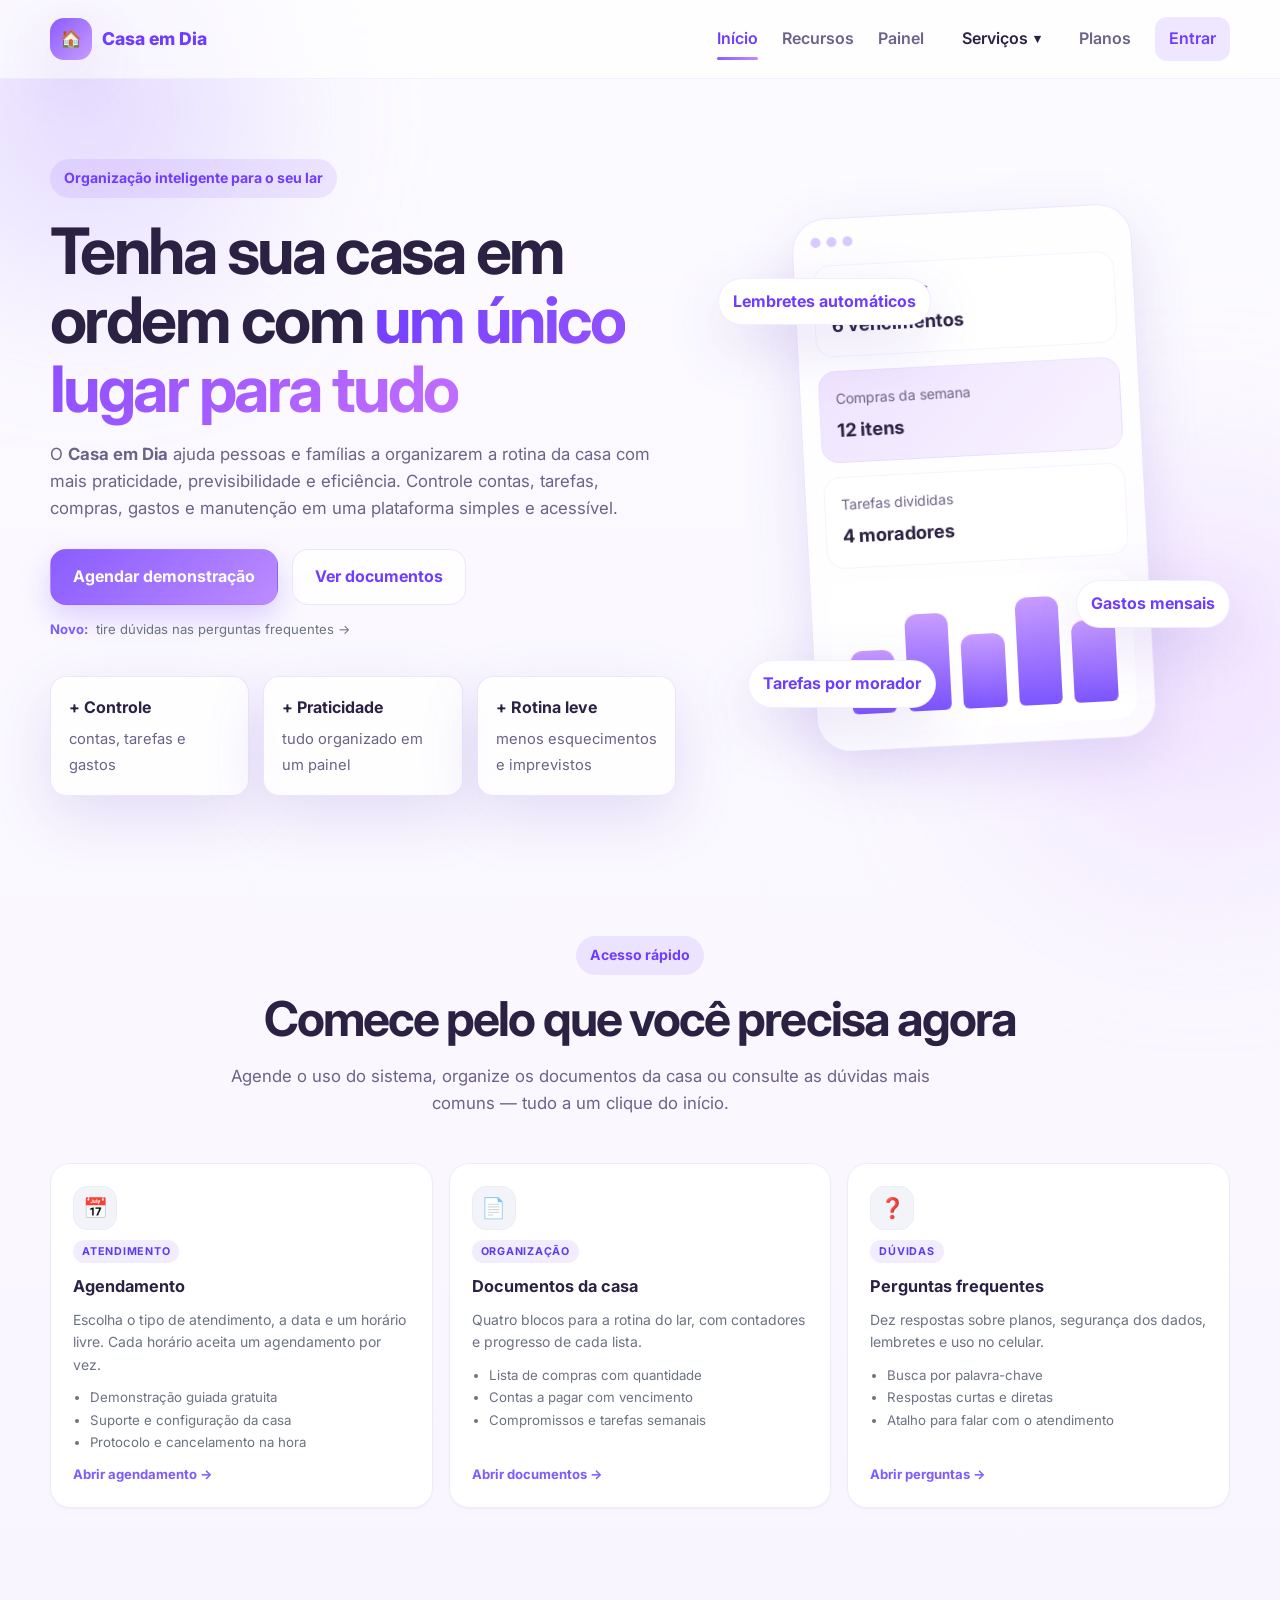
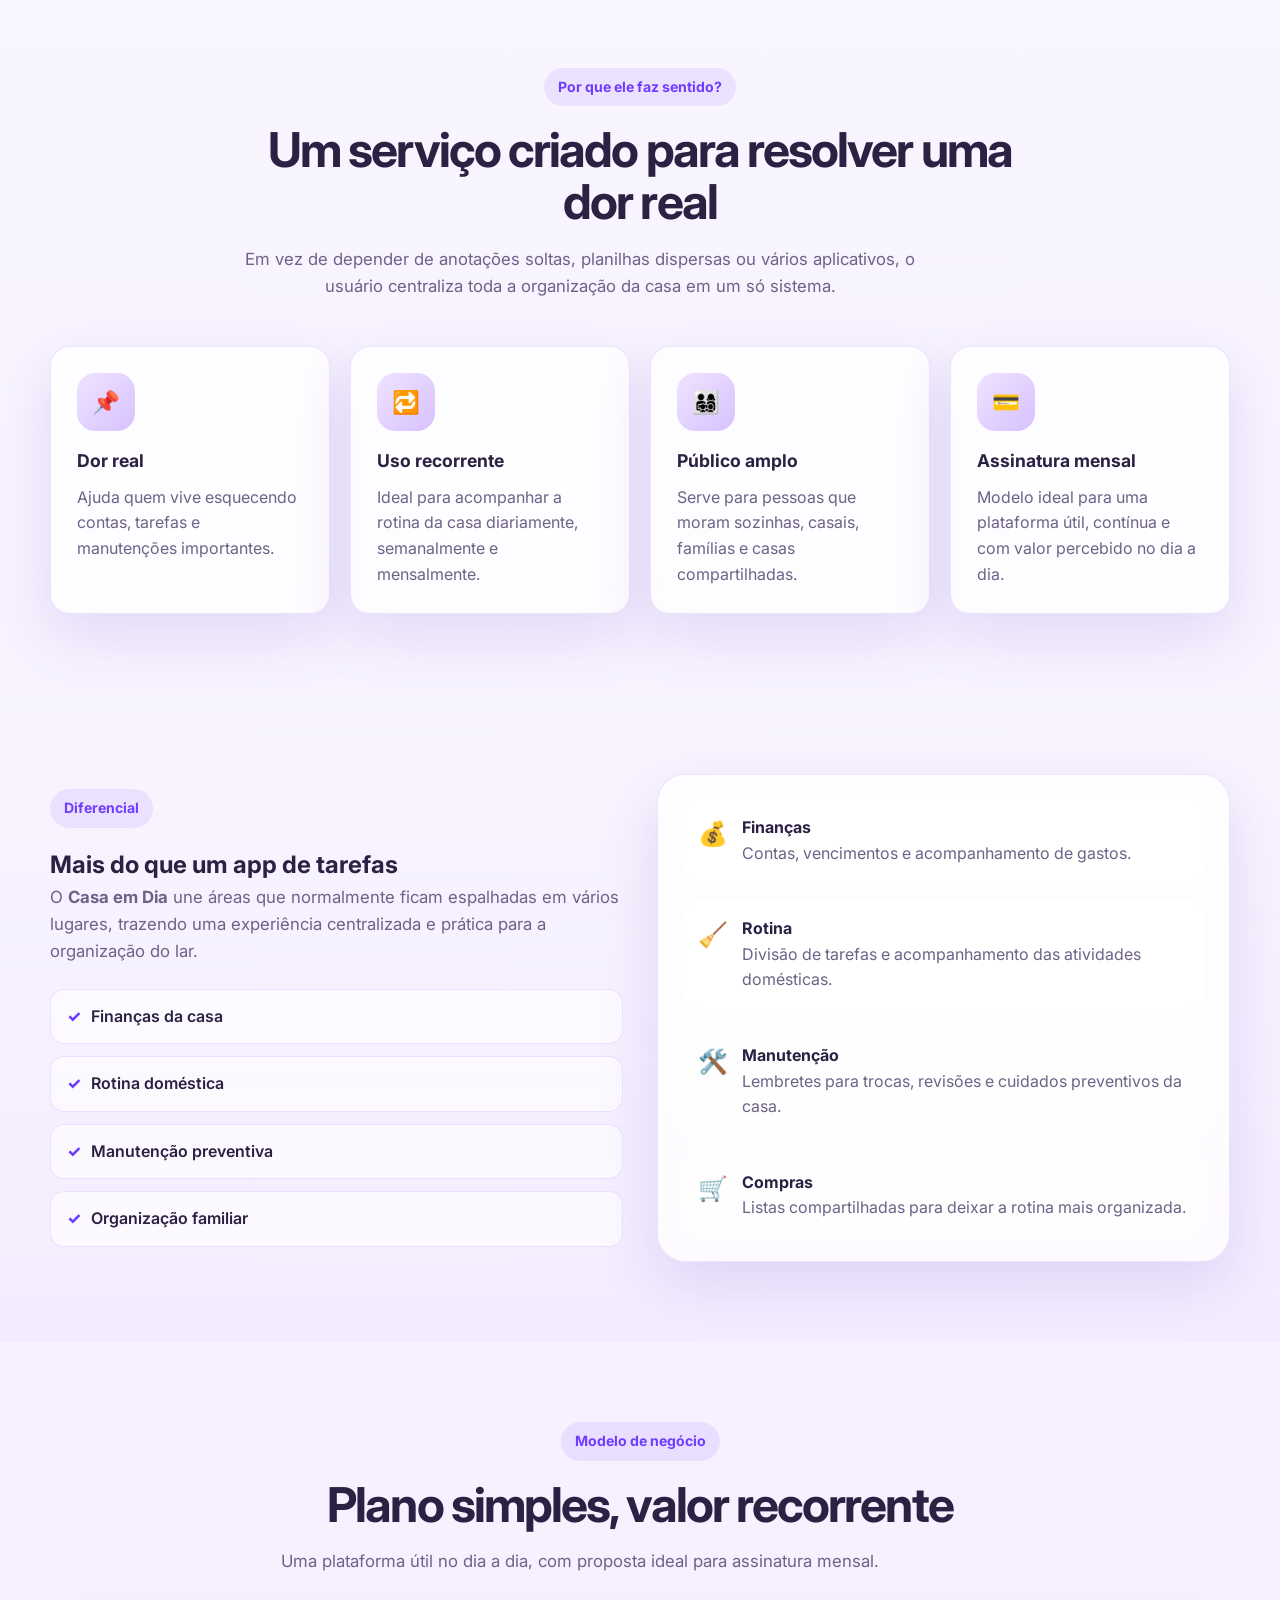
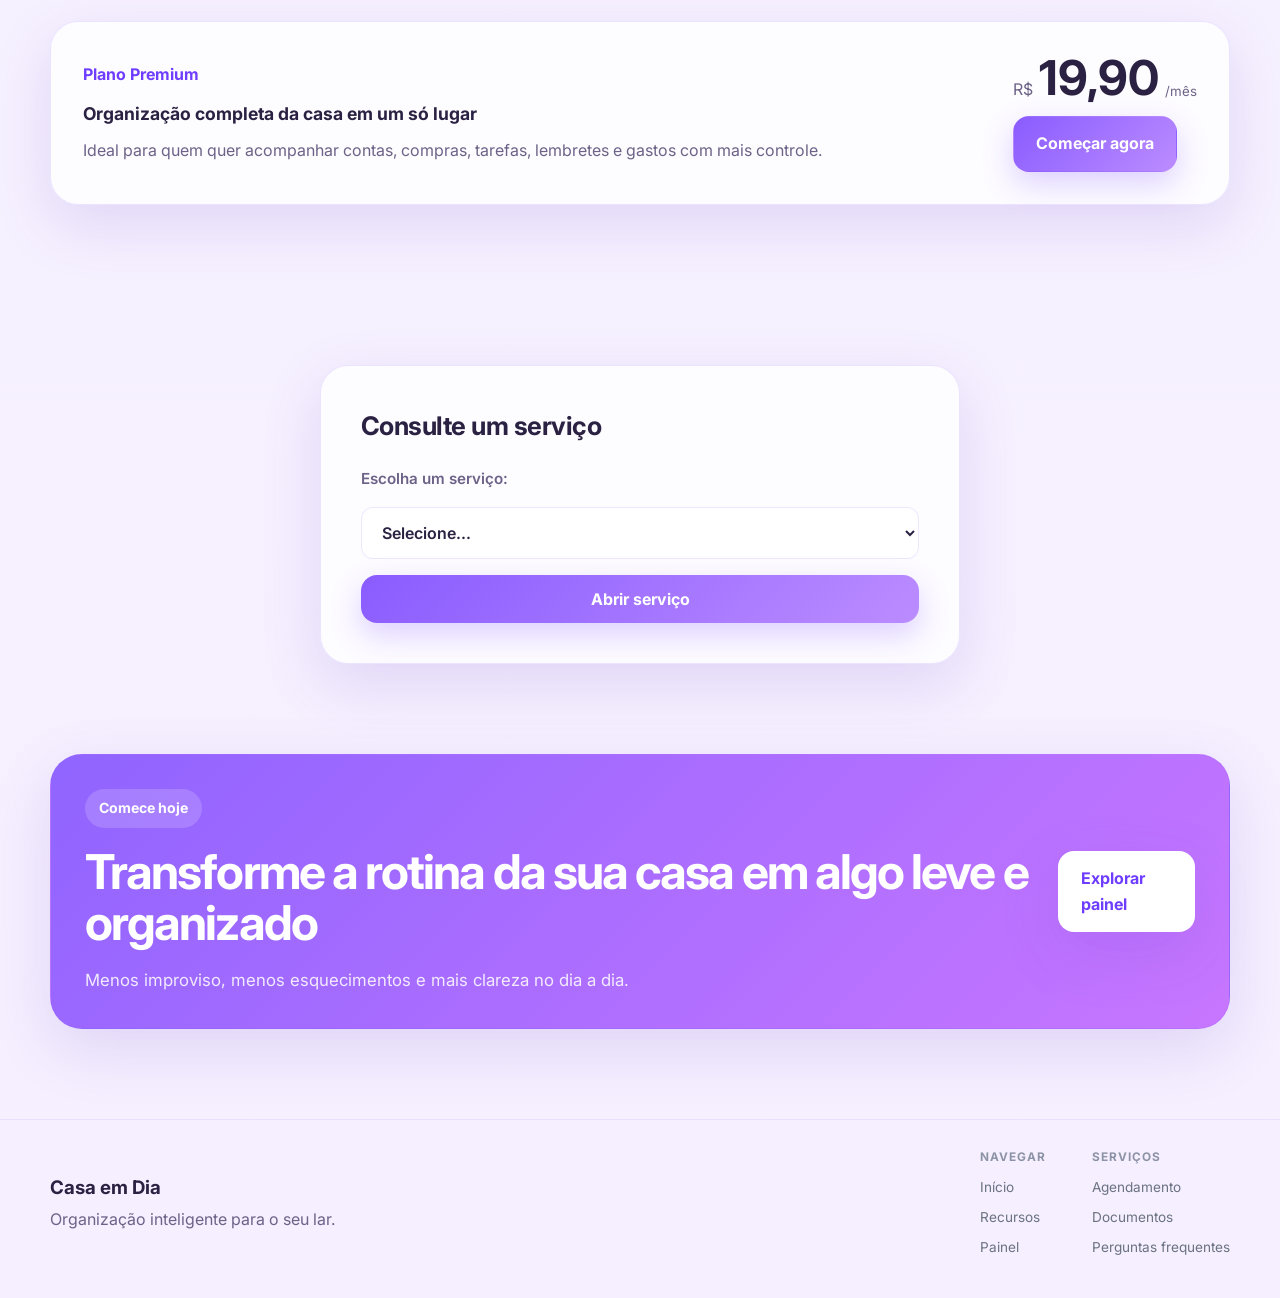
<file: index.html>
<!DOCTYPE html>
<html lang="pt-BR">
<head>
  <meta charset="UTF-8">
  <meta name="viewport" content="width=device-width, initial-scale=1.0">
  <meta name="description" content="Casa em Dia centraliza contas, listas de compras, compromissos e tarefas da casa em um só painel. Agende o uso do sistema e organize a rotina do lar.">
  <meta name="theme-color" content="#7c5cff">
  <title>Casa em Dia | Organização inteligente para o seu lar</title>
  <link rel="preconnect" href="https://fonts.googleapis.com">
  <link rel="preconnect" href="https://fonts.gstatic.com" crossorigin>
  <link href="https://fonts.googleapis.com/css2?family=Inter:wght@400;500;600;700;800&display=swap" rel="stylesheet">
  <link rel="stylesheet" href="css/style.css" />

  <!-- Apenas os componentes novos desta página -->
  <style>
    .quick-grid{display:grid;grid-template-columns:1fr;gap:16px}
    @media(min-width:820px){.quick-grid{grid-template-columns:repeat(3,1fr)}}

    .quick-card{
      display:flex;flex-direction:column;gap:10px;height:100%;
      text-decoration:none;color:inherit;background:#fff;
      border:1px solid #eceef6;border-radius:20px;padding:22px;
      box-shadow:0 1px 2px rgba(16,24,40,.04);
      transition:transform .2s ease, box-shadow .2s ease, border-color .2s ease;
    }
    .quick-card:hover{
      transform:translateY(-3px);border-color:#d9d2ff;
      box-shadow:0 18px 40px -26px rgba(76,64,190,.55);
    }
    .quick-ico{
      width:44px;height:44px;border-radius:14px;display:grid;place-items:center;
      font-size:20px;background:#f3f4f9;border:1px solid #eceef6;
    }
    .quick-card h3{margin:0;font-size:1.02rem}
    .quick-card p{margin:0;font-size:.875rem;color:#6b7280;line-height:1.6}
    .quick-card ul{margin:0;padding-left:17px;font-size:.83rem;color:#6b7280;line-height:1.7}
    .quick-go{
      margin-top:auto;display:inline-flex;align-items:center;gap:6px;
      font-size:.82rem;font-weight:700;color:#7c5cff;transition:gap .2s ease;
    }
    .quick-card:hover .quick-go{gap:11px}
    .quick-pill{
      display:inline-flex;align-items:center;gap:6px;width:fit-content;
      font-size:.67rem;font-weight:700;letter-spacing:.07em;text-transform:uppercase;
      padding:3px 9px;border-radius:999px;background:#f1edff;color:#5b3df0;
    }

    .footer-cols{display:flex;gap:46px;flex-wrap:wrap}
    .footer-col{display:flex;flex-direction:column;gap:8px}
    .footer-col h4{
      margin:0 0 2px;font-size:.74rem;font-weight:700;letter-spacing:.09em;
      text-transform:uppercase;color:#8d93a6;
    }
    .footer-col a{color:#6b7280;text-decoration:none;font-size:.85rem}
    .footer-col a:hover{color:#14161f}
    .hero-note{
      display:inline-flex;align-items:center;gap:8px;margin-top:14px;
      font-size:.82rem;color:#6b7280;text-decoration:none;
    }
    .hero-note:hover{color:#14161f}
    .hero-note strong{color:#7c5cff}
  </style>
</head>

<body>
  <div class="bg-blur blur-1"></div>
  <div class="bg-blur blur-2"></div>

  <header class="header">
    <div class="container nav">
      <a href="index.html" class="logo">
        <span class="logo-icon">🏠</span>
        <span>Casa em Dia</span>
      </a>

      <nav class="menu" id="menu">
        <a href="index.html" class="active">Início</a>
        <a href="recursos.html">Recursos</a>
        <a href="dashboard.html">Painel</a>

        <div class="dropdown">
          <button class="drop-btn" id="dropToggle" aria-expanded="false">
            Serviços <span class="arrow">▾</span>
          </button>
          <div class="dropdown-content" id="dropMenu">
            <a href="agendamento.html">📅 Agendamento</a>
            <a href="documentos.html">📄 Documentos</a>
            <a href="faq.html">💬 Atendimento</a>
          </div>
        </div>

        <a href="#planos">Planos</a>
        <a href="login.html" class="login-nav-link">Entrar</a>
      </nav>

      <button class="menu-toggle" id="menuToggle" aria-label="Abrir menu">☰</button>
    </div>
  </header>

  <main>
    <section class="hero">
      <div class="container hero-grid">
        <div class="hero-text">
          <span class="tag">Organização inteligente para o seu lar</span>
          <h1>
            Tenha sua casa em ordem com
            <span class="gradient-text">um único lugar para tudo</span>
          </h1>
          <p>
            O <strong>Casa em Dia</strong> ajuda pessoas e famílias a organizarem a rotina da casa
            com mais praticidade, previsibilidade e eficiência. Controle contas, tarefas,
            compras, gastos e manutenção em uma plataforma simples e acessível.
          </p>

          <div class="hero-actions">
            <a href="agendamento.html" class="btn btn-primary">Agendar demonstração</a>
            <a href="documentos.html" class="btn btn-secondary">Ver documentos</a>
          </div>

          <a href="faq.html" class="hero-note">
            <strong>Novo:</strong> tire dúvidas nas perguntas frequentes →
          </a>

          <div class="hero-stats">
            <div class="stat-card">
              <strong>+ Controle</strong>
              <span>contas, tarefas e gastos</span>
            </div>
            <div class="stat-card">
              <strong>+ Praticidade</strong>
              <span>tudo organizado em um painel</span>
            </div>
            <div class="stat-card">
              <strong>+ Rotina leve</strong>
              <span>menos esquecimentos e imprevistos</span>
            </div>
          </div>
        </div>

        <div class="hero-visual">
          <div class="phone-card float-card">
            <div class="phone-top">
              <span></span><span></span><span></span>
            </div>
            <div class="phone-content">
              <div class="mini-box">
                <p>Contas do mês</p>
                <strong>6 vencimentos</strong>
              </div>
              <div class="mini-box highlight">
                <p>Compras da semana</p>
                <strong>12 itens</strong>
              </div>
              <div class="mini-box">
                <p>Tarefas divididas</p>
                <strong>4 moradores</strong>
              </div>
              <div class="mini-chart">
                <div class="bar" style="height: 55%"></div>
                <div class="bar" style="height: 85%"></div>
                <div class="bar" style="height: 65%"></div>
                <div class="bar" style="height: 95%"></div>
                <div class="bar" style="height: 72%"></div>
              </div>
            </div>
          </div>

          <div class="floating-badge badge-1">Lembretes automáticos</div>
          <div class="floating-badge badge-2">Gastos mensais</div>
          <div class="floating-badge badge-3">Tarefas por morador</div>
        </div>
      </div>
    </section>

    <!-- ===== acesso rápido às novas telas ===== -->
    <section class="section" id="acesso-rapido">
      <div class="container">
        <div class="section-title">
          <span class="tag">Acesso rápido</span>
          <h2>Comece pelo que você precisa agora</h2>
          <p>
            Agende o uso do sistema, organize os documentos da casa ou consulte as dúvidas
            mais comuns — tudo a um clique do início.
          </p>
        </div>

        <div class="quick-grid">
          <a href="agendamento.html" class="quick-card reveal">
            <span class="quick-ico">📅</span>
            <span class="quick-pill">Atendimento</span>
            <h3>Agendamento</h3>
            <p>Escolha o tipo de atendimento, a data e um horário livre. Cada horário aceita um agendamento por vez.</p>
            <ul>
              <li>Demonstração guiada gratuita</li>
              <li>Suporte e configuração da casa</li>
              <li>Protocolo e cancelamento na hora</li>
            </ul>
            <span class="quick-go">Abrir agendamento →</span>
          </a>

          <a href="documentos.html" class="quick-card reveal">
            <span class="quick-ico">📄</span>
            <span class="quick-pill">Organização</span>
            <h3>Documentos da casa</h3>
            <p>Quatro blocos para a rotina do lar, com contadores e progresso de cada lista.</p>
            <ul>
              <li>Lista de compras com quantidade</li>
              <li>Contas a pagar com vencimento</li>
              <li>Compromissos e tarefas semanais</li>
            </ul>
            <span class="quick-go">Abrir documentos →</span>
          </a>

          <a href="faq.html" class="quick-card reveal">
            <span class="quick-ico">❓</span>
            <span class="quick-pill">Dúvidas</span>
            <h3>Perguntas frequentes</h3>
            <p>Dez respostas sobre planos, segurança dos dados, lembretes e uso no celular.</p>
            <ul>
              <li>Busca por palavra-chave</li>
              <li>Respostas curtas e diretas</li>
              <li>Atalho para falar com o atendimento</li>
            </ul>
            <span class="quick-go">Abrir perguntas →</span>
          </a>
        </div>
      </div>
    </section>

    <section class="section">
      <div class="container">
        <div class="section-title">
          <span class="tag">Por que ele faz sentido?</span>
          <h2>Um serviço criado para resolver uma dor real</h2>
          <p>
            Em vez de depender de anotações soltas, planilhas dispersas ou vários aplicativos,
            o usuário centraliza toda a organização da casa em um só sistema.
          </p>
        </div>

        <div class="grid-4">
          <article class="feature-card reveal">
            <div class="icon-circle">📌</div>
            <h3>Dor real</h3>
            <p>Ajuda quem vive esquecendo contas, tarefas e manutenções importantes.</p>
          </article>

          <article class="feature-card reveal">
            <div class="icon-circle">🔁</div>
            <h3>Uso recorrente</h3>
            <p>Ideal para acompanhar a rotina da casa diariamente, semanalmente e mensalmente.</p>
          </article>

          <article class="feature-card reveal">
            <div class="icon-circle">👨‍👩‍👧‍👦</div>
            <h3>Público amplo</h3>
            <p>Serve para pessoas que moram sozinhas, casais, famílias e casas compartilhadas.</p>
          </article>

          <article class="feature-card reveal">
            <div class="icon-circle">💳</div>
            <h3>Assinatura mensal</h3>
            <p>Modelo ideal para uma plataforma útil, contínua e com valor percebido no dia a dia.</p>
          </article>
        </div>
      </div>
    </section>

    <section class="section alt-section">
      <div class="container two-col">
        <div>
          <span class="tag">Diferencial</span>
          <h2>Mais do que um app de tarefas</h2>
          <p class="section-text">
            O <strong>Casa em Dia</strong> une áreas que normalmente ficam espalhadas em vários
            lugares, trazendo uma experiência centralizada e prática para a organização do lar.
          </p>

          <ul class="check-list">
            <li>Finanças da casa</li>
            <li>Rotina doméstica</li>
            <li>Manutenção preventiva</li>
            <li>Organização familiar</li>
          </ul>
        </div>

        <div class="differential-card reveal">
          <div class="differential-item">
            <span>💰</span>
            <div>
              <strong>Finanças</strong>
              <p>Contas, vencimentos e acompanhamento de gastos.</p>
            </div>
          </div>
          <div class="differential-item">
            <span>🧹</span>
            <div>
              <strong>Rotina</strong>
              <p>Divisão de tarefas e acompanhamento das atividades domésticas.</p>
            </div>
          </div>
          <div class="differential-item">
            <span>🛠️</span>
            <div>
              <strong>Manutenção</strong>
              <p>Lembretes para trocas, revisões e cuidados preventivos da casa.</p>
            </div>
          </div>
          <div class="differential-item">
            <span>🛒</span>
            <div>
              <strong>Compras</strong>
              <p>Listas compartilhadas para deixar a rotina mais organizada.</p>
            </div>
          </div>
        </div>
      </div>
    </section>

    <section class="section" id="planos">
      <div class="container">
        <div class="section-title">
          <span class="tag">Modelo de negócio</span>
          <h2>Plano simples, valor recorrente</h2>
          <p>
            Uma plataforma útil no dia a dia, com proposta ideal para assinatura mensal.
          </p>
        </div>

        <div class="pricing-card reveal">
          <div class="pricing-left">
            <span class="small-label">Plano Premium</span>
            <h3>Organização completa da casa em um só lugar</h3>
            <p>
              Ideal para quem quer acompanhar contas, compras, tarefas, lembretes e gastos com mais controle.
            </p>
          </div>

          <div class="pricing-right">
            <div class="price">
              <span>R$</span>
              <strong>19,90</strong>
              <small>/mês</small>
            </div>
            <a href="agendamento.html" class="btn btn-primary">Começar agora</a>
          </div>
        </div>
      </div>
    </section>

    <section class="section">
      <div class="container">
        <div class="consulta-servico">
          <h2>Consulte um serviço</h2>

          <label for="servico">Escolha um serviço:</label>
          <select id="servico">
            <option value="">Selecione...</option>
            <option value="agendamento">Agendamento</option>
            <option value="documentos">Documentos</option>
            <option value="atendimento">Atendimento</option>
          </select>

          <button id="btnConsultar" type="button">Abrir serviço</button>

          <p id="resultado" aria-live="polite"></p>
        </div>
      </div>
    </section>

    <section class="section cta-section">
      <div class="container cta-box">
        <div>
          <span class="tag">Comece hoje</span>
          <h2>Transforme a rotina da sua casa em algo leve e organizado</h2>
          <p>
            Menos improviso, menos esquecimentos e mais clareza no dia a dia.
          </p>
        </div>
        <a href="dashboard.html" class="btn btn-light">Explorar painel</a>
      </div>
    </section>
  </main>

  <footer class="footer">
    <div class="container footer-content">
      <div>
        <h3>Casa em Dia</h3>
        <p>Organização inteligente para o seu lar.</p>
      </div>

      <div class="footer-cols">
        <div class="footer-col">
          <h4>Navegar</h4>
          <a href="index.html">Início</a>
          <a href="recursos.html">Recursos</a>
          <a href="dashboard.html">Painel</a>
        </div>

        <div class="footer-col">
          <h4>Serviços</h4>
          <a href="agendamento.html">Agendamento</a>
          <a href="documentos.html">Documentos</a>
          <a href="faq.html">Perguntas frequentes</a>
        </div>
      </div>
    </div>
  </footer>

  <script src="js/script.js"></script>

  <!-- Navegação da consulta de serviço (não depende de alterar o script.js) -->
  <script>
    (function () {
      var destinos = {
        agendamento: 'agendamento.html',
        documentos: 'documentos.html',
        atendimento: 'faq.html'
      };

      var guias = {
        agendamento: 'Abrindo o agendamento para você escolher data e horário.',
        documentos: 'Abrindo os documentos da casa: compras, contas, compromissos e tarefas.',
        atendimento: 'Abrindo as perguntas frequentes com atalho para o atendimento.'
      };

      var select = document.getElementById('servico');
      var botao = document.getElementById('btnConsultar');
      var saida = document.getElementById('resultado');
      if (!select || !botao) return;

      botao.addEventListener('click', function () {
        var valor = select.value;

        if (!valor) {
          if (saida) saida.textContent = 'Escolha um serviço para continuar.';
          select.focus();
          return;
        }

        if (saida) saida.textContent = guias[valor];
        setTimeout(function () {
          window.location.href = destinos[valor];
        }, 500);
      });
    })();
  </script>
</body>
</html>
</file>
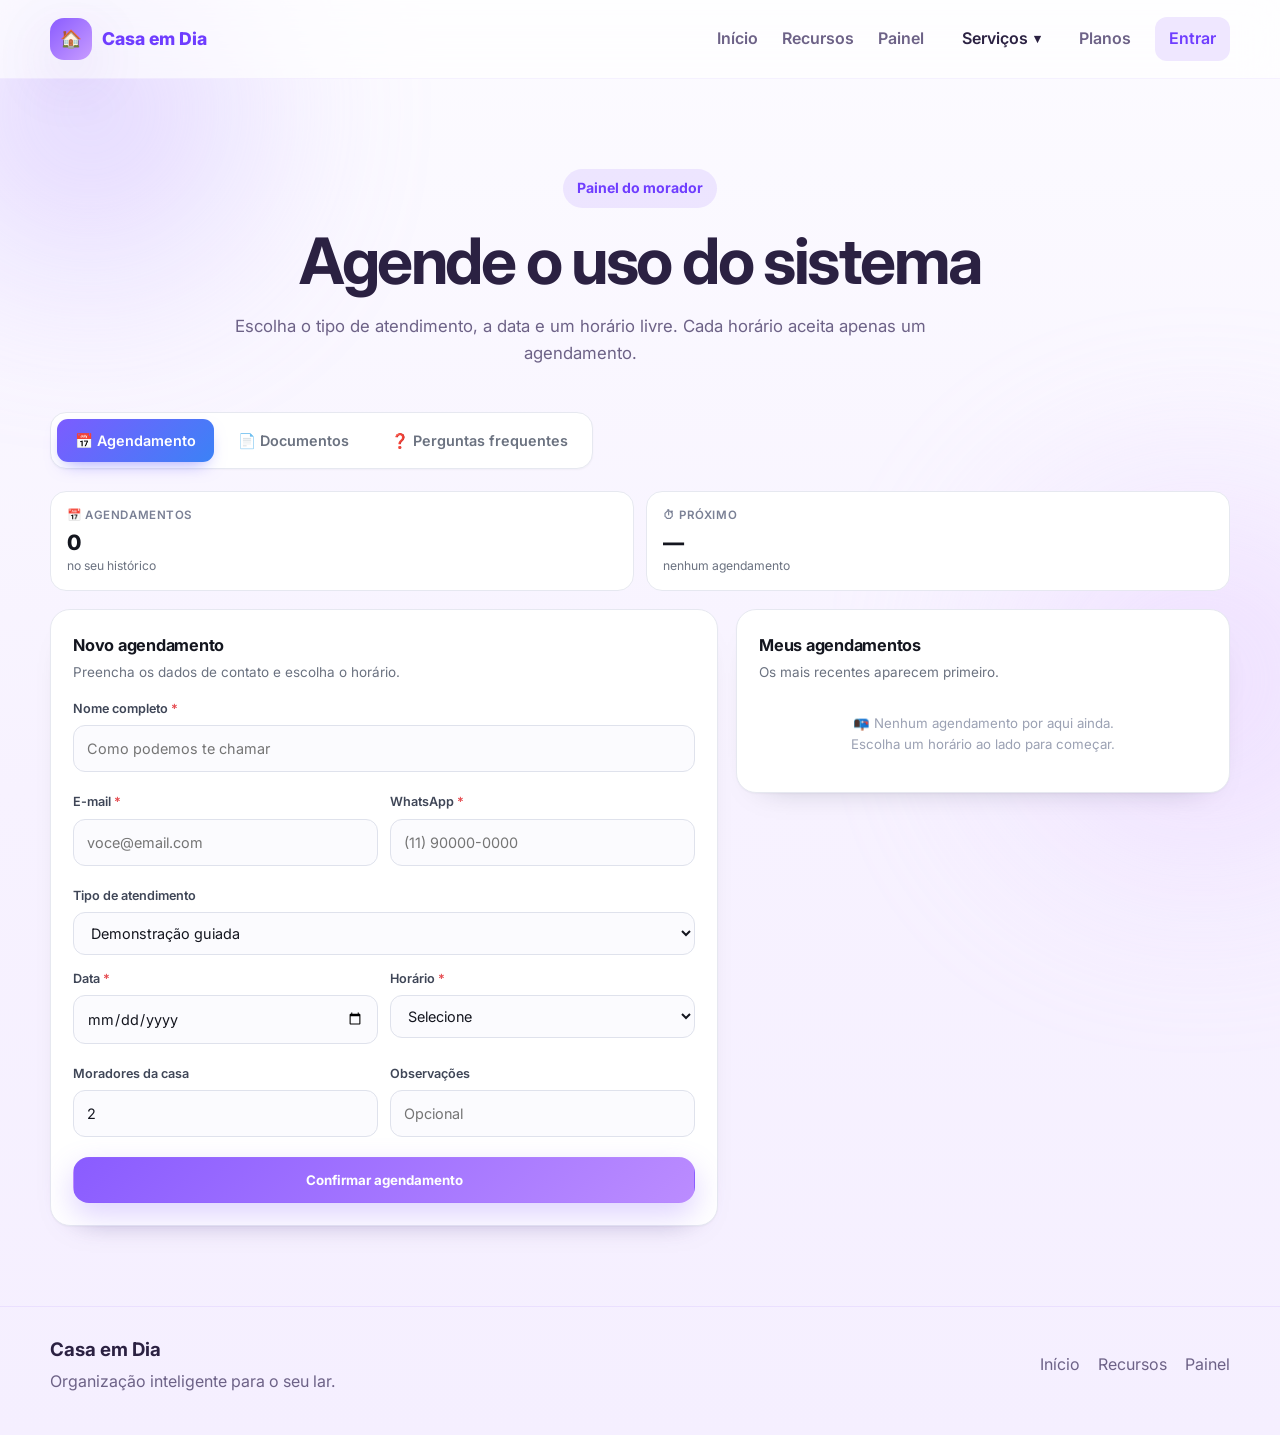
<file: agendamento.html>
<!DOCTYPE html>
<html lang="pt-BR">
<head>
  <meta charset="UTF-8" />
  <meta name="viewport" content="width=device-width, initial-scale=1.0" />
  <title>Casa em Dia | Agendamento</title>
  <link rel="preconnect" href="https://fonts.googleapis.com">
  <link rel="preconnect" href="https://fonts.gstatic.com" crossorigin>
  <link href="https://fonts.googleapis.com/css2?family=Inter:wght@400;500;600;700;800&display=swap" rel="stylesheet">
  <link rel="stylesheet" href="css/style.css" />
  <link rel="stylesheet" href="css/paginas.css" />
</head>
<body data-page="agendamento">
  <div class="bg-blur blur-1"></div>
  <div class="bg-blur blur-2"></div>

  <header class="header">
    <div class="container nav">
      <a href="index.html" class="logo">
        <span class="logo-icon">🏠</span>
        <span>Casa em Dia</span>
      </a>

      <nav class="menu" id="menu">
        <a href="index.html">Início</a>
        <a href="recursos.html">Recursos</a>
        <a href="dashboard.html">Painel</a>

        <div class="dropdown">
          <button class="drop-btn" id="dropToggle" aria-expanded="false">
            Serviços <span class="arrow">▾</span>
          </button>
          <div class="dropdown-content" id="dropMenu">
            <a href="agendamento.html" class="active">📅 Agendamento</a>
            <a href="documentos.html">📄 Documentos</a>
            <a href="faq.html">💬 Atendimento</a>
          </div>
        </div>

        <a href="index.html#planos">Planos</a>
        <a href="login.html" class="login-nav-link">Entrar</a>
      </nav>

      <button class="menu-toggle" id="menuToggle">☰</button>
    </div>
  </header>

  <main class="page-top">
    <section class="section">
      <div class="container">

        <div class="section-title">
          <span class="tag">Painel do morador</span>
          <h1>Agende o uso do sistema</h1>
          <p>Escolha o tipo de atendimento, a data e um horário livre. Cada horário aceita apenas um agendamento.</p>
        </div>

        <nav class="cd-tabs" aria-label="Telas do sistema">
          <a href="agendamento.html" class="cd-tab active">📅 Agendamento</a>
          <a href="documentos.html" class="cd-tab">📄 Documentos</a>
          <a href="faq.html" class="cd-tab">❓ Perguntas frequentes</a>
        </nav>

        <div class="cd-mini-grid cd-mini-grid-2">
          <div class="cd-mini">
            <div class="cd-mini-k">📅 Agendamentos</div>
            <div class="cd-mini-v" id="agTotal">0</div>
            <div class="cd-mini-d">no seu histórico</div>
          </div>
          <div class="cd-mini">
            <div class="cd-mini-k">⏱ Próximo</div>
            <div class="cd-mini-v" id="agNext">—</div>
            <div class="cd-mini-d" id="agNextInfo">nenhum agendamento</div>
          </div>
        </div>

        <div class="cd-split">

          <form class="cd-card cd-pad" id="agForm" novalidate>
            <h3 class="cd-card-title">Novo agendamento</h3>
            <p class="cd-card-sub">Preencha os dados de contato e escolha o horário.</p>

            <div class="cd-field">
              <label for="agName">Nome completo <span class="cd-req">*</span></label>
              <input id="agName" type="text" autocomplete="name" placeholder="Como podemos te chamar" />
              <span class="cd-err" id="errName" role="alert"></span>
            </div>

            <div class="cd-row">
              <div class="cd-field">
                <label for="agEmail">E-mail <span class="cd-req">*</span></label>
                <input id="agEmail" type="email" autocomplete="email" placeholder="voce@email.com" />
                <span class="cd-err" id="errEmail" role="alert"></span>
              </div>
              <div class="cd-field">
                <label for="agPhone">WhatsApp <span class="cd-req">*</span></label>
                <input id="agPhone" type="tel" autocomplete="tel" placeholder="(11) 90000-0000" />
                <span class="cd-err" id="errPhone" role="alert"></span>
              </div>
            </div>

            <div class="cd-field">
              <label for="agType">Tipo de atendimento</label>
              <select id="agType">
                <option value="Demonstração guiada">Demonstração guiada</option>
                <option value="Suporte técnico">Suporte técnico</option>
                <option value="Ajuda para configurar a casa">Ajuda para configurar a casa</option>
                <option value="Reunião de acompanhamento">Reunião de acompanhamento</option>
              </select>
            </div>

            <div class="cd-row">
              <div class="cd-field">
                <label for="agDate">Data <span class="cd-req">*</span></label>
                <input id="agDate" type="date" />
                <span class="cd-err" id="errDate" role="alert"></span>
              </div>
              <div class="cd-field">
                <label for="agTime">Horário <span class="cd-req">*</span></label>
                <select id="agTime"><option value="">Selecione</option></select>
                <span class="cd-err" id="errTime" role="alert"></span>
              </div>
            </div>

            <div class="cd-row">
              <div class="cd-field">
                <label for="agPeople">Moradores da casa</label>
                <input id="agPeople" type="number" min="1" max="20" value="2" />
              </div>
              <div class="cd-field">
                <label for="agNotes">Observações</label>
                <input id="agNotes" type="text" placeholder="Opcional" />
              </div>
            </div>

            <button class="btn btn-primary cd-block" type="submit">Confirmar agendamento</button>
          </form>

          <div class="cd-card cd-pad">
            <h3 class="cd-card-title">Meus agendamentos</h3>
            <p class="cd-card-sub">Os mais recentes aparecem primeiro.</p>
            <div id="agList"></div>
          </div>

        </div>
      </div>
    </section>
  </main>

  <footer class="footer">
    <div class="container footer-content">
      <div>
        <h3>Casa em Dia</h3>
        <p>Organização inteligente para o seu lar.</p>
      </div>
      <div class="footer-links">
        <a href="index.html">Início</a>
        <a href="recursos.html">Recursos</a>
        <a href="dashboard.html">Painel</a>
      </div>
    </div>
  </footer>

  <script src="js/script.js"></script>
  <script src="js/paginas.js"></script>
</body>
</html>
</file>
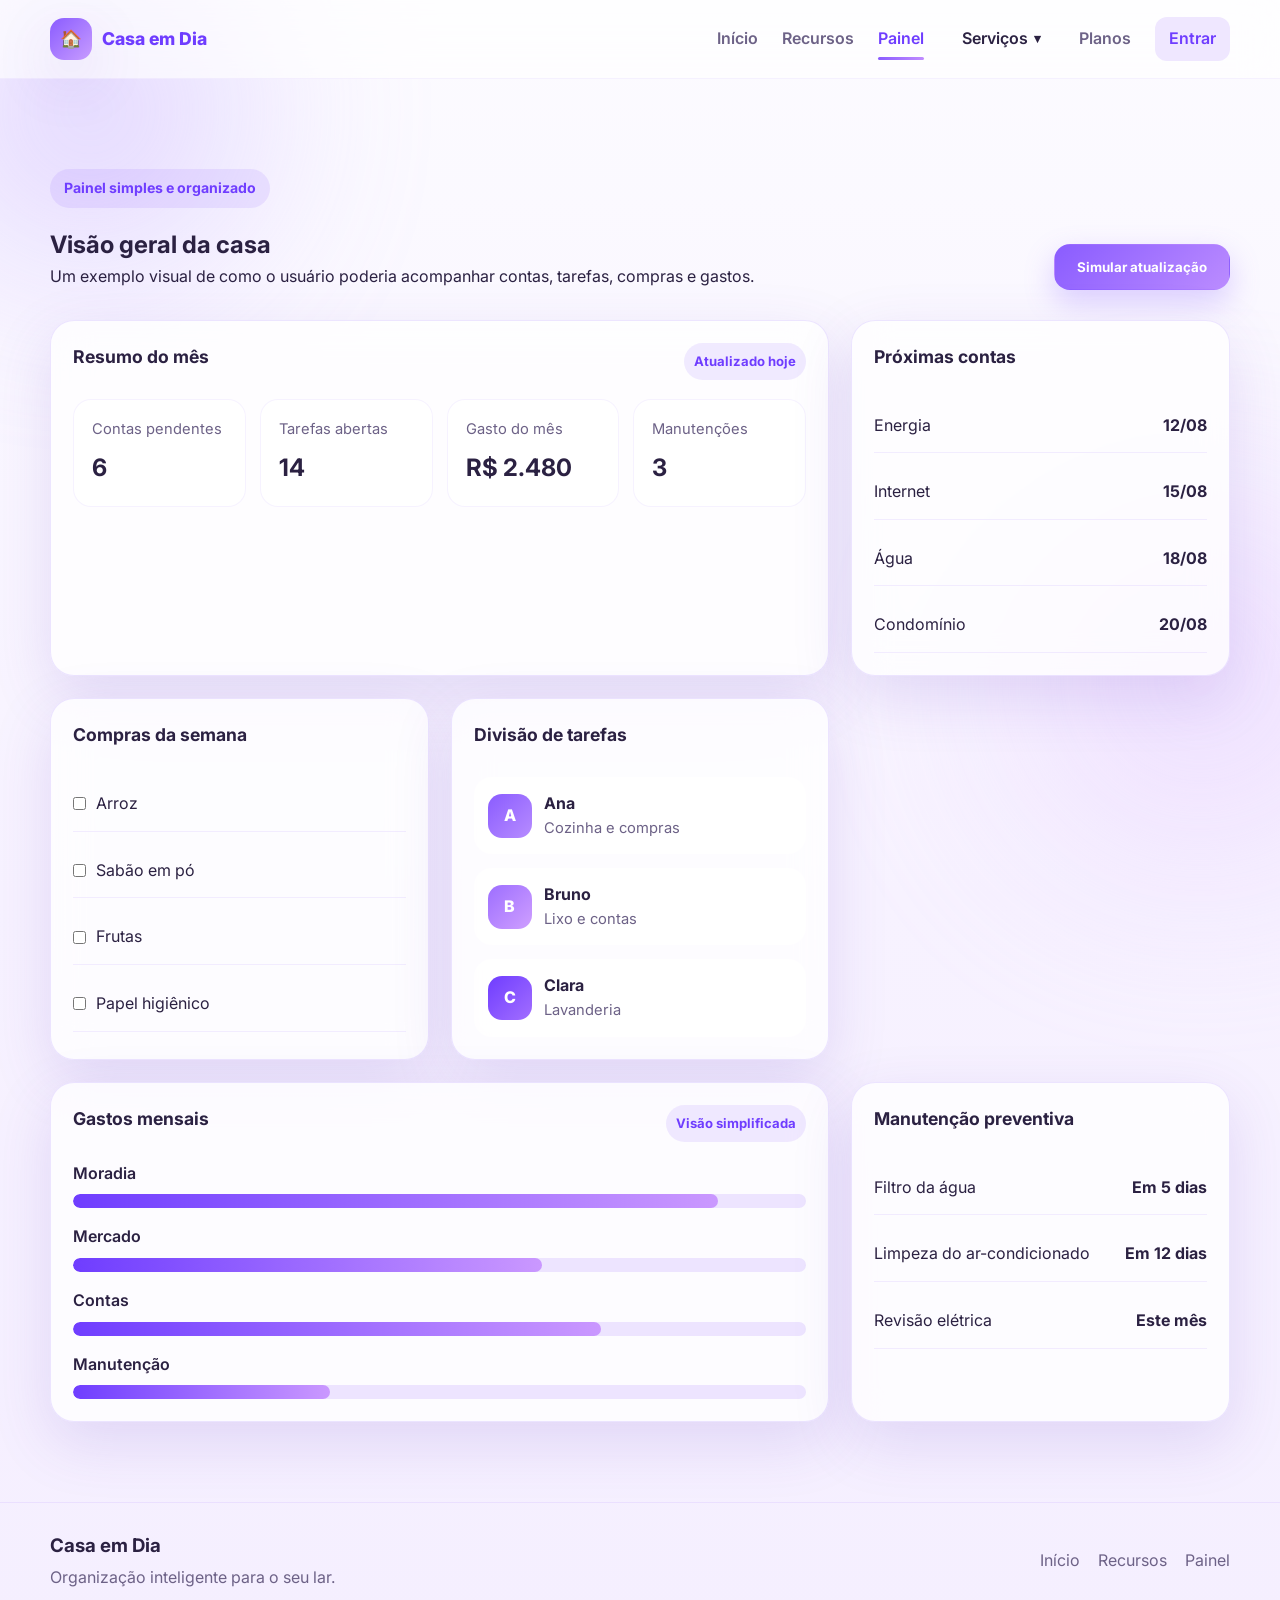
<file: dashboard.html>
<!DOCTYPE html>
<html lang="pt-BR">
<head>
  <meta charset="UTF-8" />
  <meta name="viewport" content="width=device-width, initial-scale=1.0" />
  <title>Casa em Dia | Painel</title>
  <link rel="preconnect" href="https://fonts.googleapis.com">
  <link rel="preconnect" href="https://fonts.gstatic.com" crossorigin>
  <link href="https://fonts.googleapis.com/css2?family=Inter:wght@400;500;600;700;800&display=swap" rel="stylesheet">
  <link rel="stylesheet" href="css/style.css" />
</head>
<body>
  <div class="bg-blur blur-1"></div>
  <div class="bg-blur blur-2"></div>

  <header class="header">
    <div class="container nav">
      <a href="index.html" class="logo">
        <span class="logo-icon">🏠</span>
        <span>Casa em Dia</span>
      </a>

      <nav class="menu" id="menu">
        <a href="index.html">Início</a>
        <a href="recursos.html">Recursos</a>
        <a href="dashboard.html" class="active">Painel</a>

        <div class="dropdown">
          <button class="drop-btn" id="dropToggle" aria-expanded="false">
            Serviços <span class="arrow">▾</span>
          </button>
          <div class="dropdown-content" id="dropMenu">
            <a href="index.html#planos" data-servico="agendamento">📅 Agendamento</a>
            <a href="index.html#planos" data-servico="documentos">📄 Documentos</a>
            <a href="index.html#planos" data-servico="atendimento">💬 Atendimento</a>
          </div>
        </div>

        <a href="index.html#planos">Planos</a>
        <a href="login.html" class="login-nav-link">Entrar</a>
      </nav>

      <button class="menu-toggle" id="menuToggle">☰</button>
    </div>
  </header>

  <main class="page-top">
    <section class="section">
      <div class="container">
        <div class="dashboard-header">
          <div>
            <span class="tag">Painel simples e organizado</span>
            <h1>Visão geral da casa</h1>
            <p>
              Um exemplo visual de como o usuário poderia acompanhar contas, tarefas, compras e gastos.
            </p>
          </div>

          <button class="btn btn-primary" id="simulateBtn">Simular atualização</button>
        </div>

        <div class="dashboard-grid">
          <div class="dashboard-card card-large reveal">
            <div class="card-head">
              <h3>Resumo do mês</h3>
              <span class="badge-soft">Atualizado hoje</span>
            </div>

            <div class="kpi-grid">
              <div class="kpi-box">
                <span>Contas pendentes</span>
                <strong id="contasValor">6</strong>
              </div>
              <div class="kpi-box">
                <span>Tarefas abertas</span>
                <strong id="tarefasValor">14</strong>
              </div>
              <div class="kpi-box">
                <span>Gasto do mês</span>
                <strong id="gastoValor">R$ 2.480</strong>
              </div>
              <div class="kpi-box">
                <span>Manutenções</span>
                <strong id="manutencaoValor">3</strong>
              </div>
            </div>
          </div>

          <div class="dashboard-card reveal">
            <div class="card-head">
              <h3>Próximas contas</h3>
            </div>
            <ul class="list-clean">
              <li>
                <span>Energia</span>
                <strong>12/08</strong>
              </li>
              <li>
                <span>Internet</span>
                <strong>15/08</strong>
              </li>
              <li>
                <span>Água</span>
                <strong>18/08</strong>
              </li>
              <li>
                <span>Condomínio</span>
                <strong>20/08</strong>
              </li>
            </ul>
          </div>

          <div class="dashboard-card reveal">
            <div class="card-head">
              <h3>Compras da semana</h3>
            </div>
            <ul class="check-items">
              <li><input type="checkbox"> Arroz</li>
              <li><input type="checkbox"> Sabão em pó</li>
              <li><input type="checkbox"> Frutas</li>
              <li><input type="checkbox"> Papel higiênico</li>
            </ul>
          </div>

          <div class="dashboard-card reveal">
            <div class="card-head">
              <h3>Divisão de tarefas</h3>
            </div>
            <div class="task-people">
              <div class="person-task">
                <span class="avatar lilac-1">A</span>
                <div>
                  <strong>Ana</strong>
                  <p>Cozinha e compras</p>
                </div>
              </div>

              <div class="person-task">
                <span class="avatar lilac-2">B</span>
                <div>
                  <strong>Bruno</strong>
                  <p>Lixo e contas</p>
                </div>
              </div>

              <div class="person-task">
                <span class="avatar lilac-3">C</span>
                <div>
                  <strong>Clara</strong>
                  <p>Lavanderia</p>
                </div>
              </div>
            </div>
          </div>

          <div class="dashboard-card card-large reveal">
            <div class="card-head">
              <h3>Gastos mensais</h3>
              <span class="badge-soft">Visão simplificada</span>
            </div>

            <div class="chart-box">
              <div class="chart-bar-wrap">
                <div class="chart-label">Moradia</div>
                <div class="chart-track"><div class="chart-bar" style="width: 88%"></div></div>
              </div>

              <div class="chart-bar-wrap">
                <div class="chart-label">Mercado</div>
                <div class="chart-track"><div class="chart-bar" style="width: 64%"></div></div>
              </div>

              <div class="chart-bar-wrap">
                <div class="chart-label">Contas</div>
                <div class="chart-track"><div class="chart-bar" style="width: 72%"></div></div>
              </div>

              <div class="chart-bar-wrap">
                <div class="chart-label">Manutenção</div>
                <div class="chart-track"><div class="chart-bar" style="width: 35%"></div></div>
              </div>
            </div>
          </div>

          <div class="dashboard-card reveal">
            <div class="card-head">
              <h3>Manutenção preventiva</h3>
            </div>
            <ul class="list-clean">
              <li>
                <span>Filtro da água</span>
                <strong>Em 5 dias</strong>
              </li>
              <li>
                <span>Limpeza do ar-condicionado</span>
                <strong>Em 12 dias</strong>
              </li>
              <li>
                <span>Revisão elétrica</span>
                <strong>Este mês</strong>
              </li>
            </ul>
          </div>
        </div>
      </div>
    </section>
  </main>

  <footer class="footer">
    <div class="container footer-content">
      <div>
        <h3>Casa em Dia</h3>
        <p>Organização inteligente para o seu lar.</p>
      </div>

      <div class="footer-links">
        <a href="index.html">Início</a>
        <a href="recursos.html">Recursos</a>
        <a href="dashboard.html">Painel</a>
      </div>
    </div>
  </footer>

  <script src="js/script.js"></script>
</body>
</html>
</file>
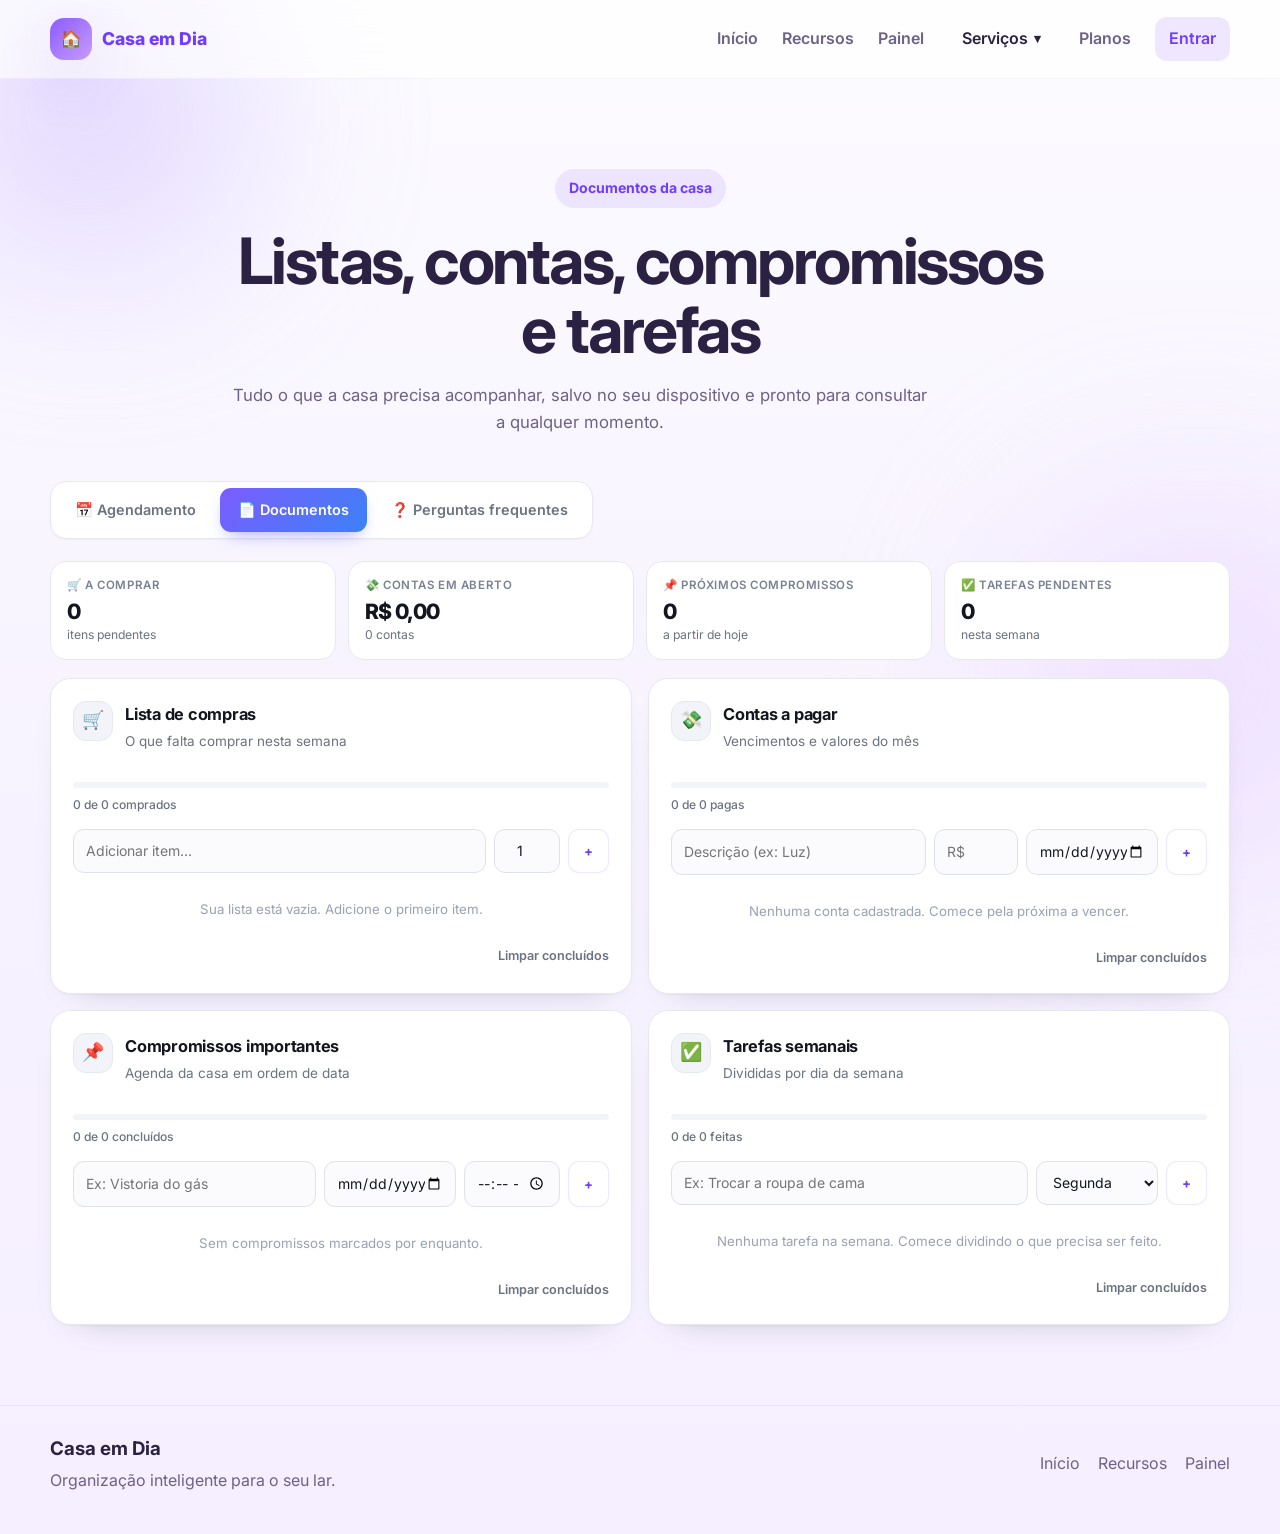
<file: documentos.html>
<!DOCTYPE html>
<html lang="pt-BR">
<head>
  <meta charset="UTF-8" />
  <meta name="viewport" content="width=device-width, initial-scale=1.0" />
  <title>Casa em Dia | Documentos</title>
  <link rel="preconnect" href="https://fonts.googleapis.com">
  <link rel="preconnect" href="https://fonts.gstatic.com" crossorigin>
  <link href="https://fonts.googleapis.com/css2?family=Inter:wght@400;500;600;700;800&display=swap" rel="stylesheet">
  <link rel="stylesheet" href="css/style.css" />
  <link rel="stylesheet" href="css/paginas.css" />
</head>
<body data-page="documentos">
  <div class="bg-blur blur-1"></div>
  <div class="bg-blur blur-2"></div>

  <header class="header">
    <div class="container nav">
      <a href="index.html" class="logo">
        <span class="logo-icon">🏠</span>
        <span>Casa em Dia</span>
      </a>

      <nav class="menu" id="menu">
        <a href="index.html">Início</a>
        <a href="recursos.html">Recursos</a>
        <a href="dashboard.html">Painel</a>

        <div class="dropdown">
          <button class="drop-btn" id="dropToggle" aria-expanded="false">
            Serviços <span class="arrow">▾</span>
          </button>
          <div class="dropdown-content" id="dropMenu">
            <a href="agendamento.html">📅 Agendamento</a>
            <a href="documentos.html" class="active">📄 Documentos</a>
            <a href="faq.html">💬 Atendimento</a>
          </div>
        </div>

        <a href="index.html#planos">Planos</a>
        <a href="login.html" class="login-nav-link">Entrar</a>
      </nav>

      <button class="menu-toggle" id="menuToggle">☰</button>
    </div>
  </header>

  <main class="page-top">
    <section class="section">
      <div class="container">

        <div class="section-title">
          <span class="tag">Documentos da casa</span>
          <h1>Listas, contas, compromissos e tarefas</h1>
          <p>Tudo o que a casa precisa acompanhar, salvo no seu dispositivo e pronto para consultar a qualquer momento.</p>
        </div>

        <nav class="cd-tabs" aria-label="Telas do sistema">
          <a href="agendamento.html" class="cd-tab">📅 Agendamento</a>
          <a href="documentos.html" class="cd-tab active">📄 Documentos</a>
          <a href="faq.html" class="cd-tab">❓ Perguntas frequentes</a>
        </nav>

        <div class="cd-mini-grid" id="docSummary"></div>

        <div class="cd-grid2">

          <!-- Lista de compras -->
          <article class="cd-card cd-pad">
            <div class="cd-card-head">
              <span class="cd-ico">🛒</span>
              <div>
                <h3 class="cd-card-title">Lista de compras</h3>
                <p class="cd-card-sub">O que falta comprar nesta semana</p>
              </div>
            </div>
            <div class="cd-prog"><span id="progLista"></span></div>
            <div class="cd-count" id="cntLista">0 de 0 comprados</div>

            <form class="cd-add" id="formLista">
              <input type="text" id="inputLista" placeholder="Adicionar item…" aria-label="Nome do item" />
              <input type="number" id="inputQtd" class="cd-qty" value="1" min="1" aria-label="Quantidade" />
              <button class="btn btn-secondary cd-btn-sm" type="submit">+</button>
            </form>

            <ul class="cd-items" id="listShopping"></ul>
            <div class="cd-foot">
              <button type="button" class="cd-link" data-clear="shopping">Limpar concluídos</button>
            </div>
          </article>

          <!-- Contas a pagar -->
          <article class="cd-card cd-pad">
            <div class="cd-card-head">
              <span class="cd-ico">💸</span>
              <div>
                <h3 class="cd-card-title">Contas a pagar</h3>
                <p class="cd-card-sub">Vencimentos e valores do mês</p>
              </div>
            </div>
            <div class="cd-prog"><span id="progBills"></span></div>
            <div class="cd-count" id="cntBills">0 de 0 pagas</div>

            <form class="cd-add" id="formBills">
              <input type="text" id="inputBill" placeholder="Descrição (ex: Luz)" aria-label="Descrição da conta" />
              <input type="number" id="inputAmount" step="0.01" min="0" placeholder="R$" aria-label="Valor" class="cd-amount" />
              <input type="date" id="inputDue" aria-label="Vencimento" class="cd-date" />
              <button class="btn btn-secondary cd-btn-sm" type="submit">+</button>
            </form>

            <ul class="cd-items" id="listBills"></ul>
            <div class="cd-foot">
              <button type="button" class="cd-link" data-clear="bills">Limpar concluídos</button>
            </div>
          </article>

          <!-- Compromissos -->
          <article class="cd-card cd-pad">
            <div class="cd-card-head">
              <span class="cd-ico">📌</span>
              <div>
                <h3 class="cd-card-title">Compromissos importantes</h3>
                <p class="cd-card-sub">Agenda da casa em ordem de data</p>
              </div>
            </div>
            <div class="cd-prog"><span id="progAppts"></span></div>
            <div class="cd-count" id="cntAppts">0 de 0 concluídos</div>

            <form class="cd-add" id="formAppts">
              <input type="text" id="inputAppt" placeholder="Ex: Vistoria do gás" aria-label="Título do compromisso" />
              <input type="date" id="inputApptDate" aria-label="Data" class="cd-date" />
              <input type="time" id="inputApptTime" aria-label="Hora" class="cd-time" />
              <button class="btn btn-secondary cd-btn-sm" type="submit">+</button>
            </form>

            <ul class="cd-items" id="listAppts"></ul>
            <div class="cd-foot">
              <button type="button" class="cd-link" data-clear="appts">Limpar concluídos</button>
            </div>
          </article>

          <!-- Tarefas semanais -->
          <article class="cd-card cd-pad">
            <div class="cd-card-head">
              <span class="cd-ico">✅</span>
              <div>
                <h3 class="cd-card-title">Tarefas semanais</h3>
                <p class="cd-card-sub">Divididas por dia da semana</p>
              </div>
            </div>
            <div class="cd-prog"><span id="progTasks"></span></div>
            <div class="cd-count" id="cntTasks">0 de 0 feitas</div>

            <form class="cd-add" id="formTasks">
              <input type="text" id="inputTask" placeholder="Ex: Trocar a roupa de cama" aria-label="Título da tarefa" />
              <select id="inputDay" aria-label="Dia da semana" class="cd-day-select">
                <option value="1">Segunda</option>
                <option value="2">Terça</option>
                <option value="3">Quarta</option>
                <option value="4">Quinta</option>
                <option value="5">Sexta</option>
                <option value="6">Sábado</option>
                <option value="0">Domingo</option>
              </select>
              <button class="btn btn-secondary cd-btn-sm" type="submit">+</button>
            </form>

            <ul class="cd-items" id="listTasks"></ul>
            <div class="cd-foot">
              <button type="button" class="cd-link" data-clear="tasks">Limpar concluídos</button>
            </div>
          </article>

        </div>
      </div>
    </section>
  </main>

  <footer class="footer">
    <div class="container footer-content">
      <div>
        <h3>Casa em Dia</h3>
        <p>Organização inteligente para o seu lar.</p>
      </div>
      <div class="footer-links">
        <a href="index.html">Início</a>
        <a href="recursos.html">Recursos</a>
        <a href="dashboard.html">Painel</a>
      </div>
    </div>
  </footer>

  <script src="js/script.js"></script>
  <script src="js/paginas.js"></script>
</body>
</html>
</file>
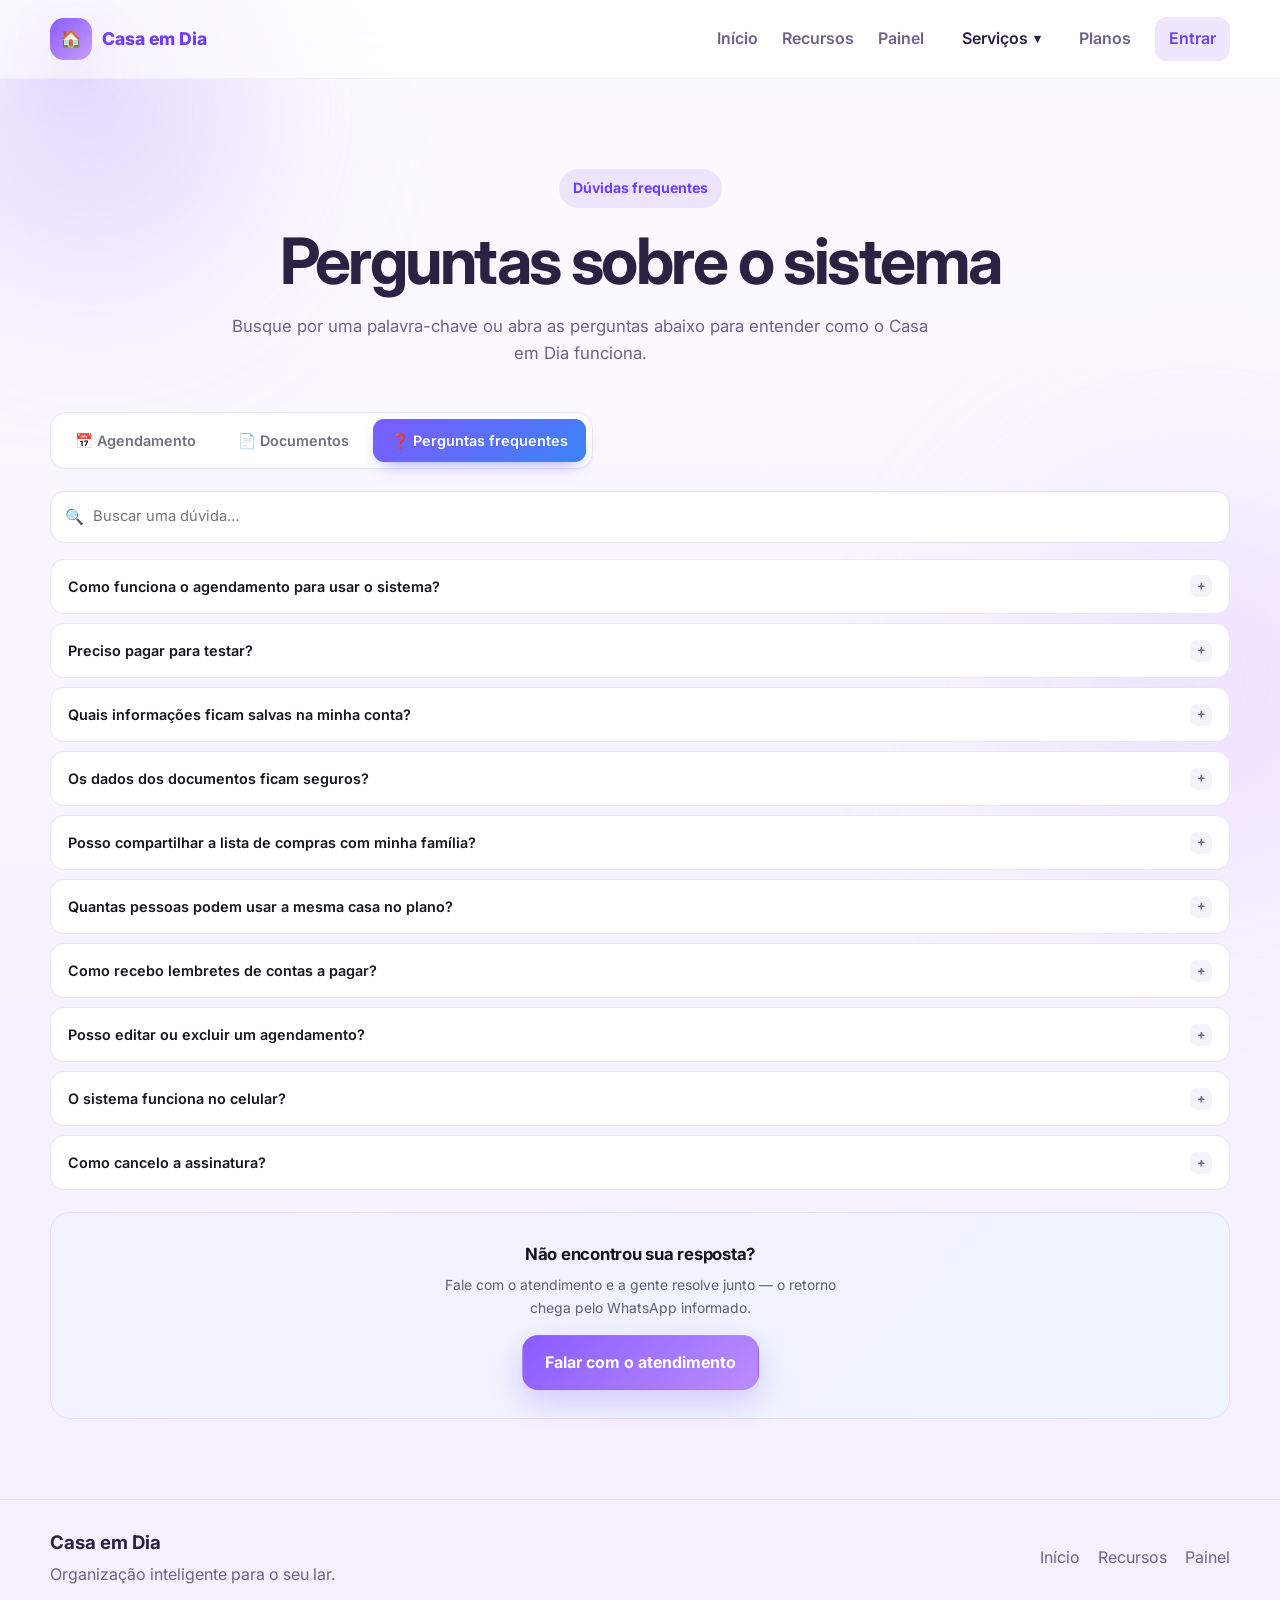
<file: faq.html>
<!DOCTYPE html>
<html lang="pt-BR">
<head>
  <meta charset="UTF-8" />
  <meta name="viewport" content="width=device-width, initial-scale=1.0" />
  <title>Casa em Dia | Perguntas frequentes</title>
  <link rel="preconnect" href="https://fonts.googleapis.com">
  <link rel="preconnect" href="https://fonts.gstatic.com" crossorigin>
  <link href="https://fonts.googleapis.com/css2?family=Inter:wght@400;500;600;700;800&display=swap" rel="stylesheet">
  <link rel="stylesheet" href="css/style.css" />
  <link rel="stylesheet" href="css/paginas.css" />
</head>
<body data-page="faq">
  <div class="bg-blur blur-1"></div>
  <div class="bg-blur blur-2"></div>

  <header class="header">
    <div class="container nav">
      <a href="index.html" class="logo">
        <span class="logo-icon">🏠</span>
        <span>Casa em Dia</span>
      </a>

      <nav class="menu" id="menu">
        <a href="index.html">Início</a>
        <a href="recursos.html">Recursos</a>
        <a href="dashboard.html">Painel</a>

        <div class="dropdown">
          <button class="drop-btn" id="dropToggle" aria-expanded="false">
            Serviços <span class="arrow">▾</span>
          </button>
          <div class="dropdown-content" id="dropMenu">
            <a href="agendamento.html">📅 Agendamento</a>
            <a href="documentos.html">📄 Documentos</a>
            <a href="faq.html" class="active">💬 Atendimento</a>
          </div>
        </div>

        <a href="index.html#planos">Planos</a>
        <a href="login.html" class="login-nav-link">Entrar</a>
      </nav>

      <button class="menu-toggle" id="menuToggle">☰</button>
    </div>
  </header>

  <main class="page-top">
    <section class="section">
      <div class="container">

        <div class="section-title">
          <span class="tag">Dúvidas frequentes</span>
          <h1>Perguntas sobre o sistema</h1>
          <p>Busque por uma palavra-chave ou abra as perguntas abaixo para entender como o Casa em Dia funciona.</p>
        </div>

        <nav class="cd-tabs" aria-label="Telas do sistema">
          <a href="agendamento.html" class="cd-tab">📅 Agendamento</a>
          <a href="documentos.html" class="cd-tab">📄 Documentos</a>
          <a href="faq.html" class="cd-tab active">❓ Perguntas frequentes</a>
        </nav>

        <div class="cd-search">
          <span class="cd-search-ico" aria-hidden="true">🔍</span>
          <input type="search" id="faqSearch" placeholder="Buscar uma dúvida…" aria-label="Buscar perguntas" />
        </div>

        <div id="faqList"></div>

        <div class="cd-contact">
          <h3>Não encontrou sua resposta?</h3>
          <p>Fale com o atendimento e a gente resolve junto — o retorno chega pelo WhatsApp informado.</p>
          <a class="btn btn-primary" href="agendamento.html">Falar com o atendimento</a>
        </div>

      </div>
    </section>
  </main>

  <footer class="footer">
    <div class="container footer-content">
      <div>
        <h3>Casa em Dia</h3>
        <p>Organização inteligente para o seu lar.</p>
      </div>
      <div class="footer-links">
        <a href="index.html">Início</a>
        <a href="recursos.html">Recursos</a>
        <a href="dashboard.html">Painel</a>
      </div>
    </div>
  </footer>

  <script src="js/script.js"></script>
  <script src="js/paginas.js"></script>
</body>
</html>
</file>
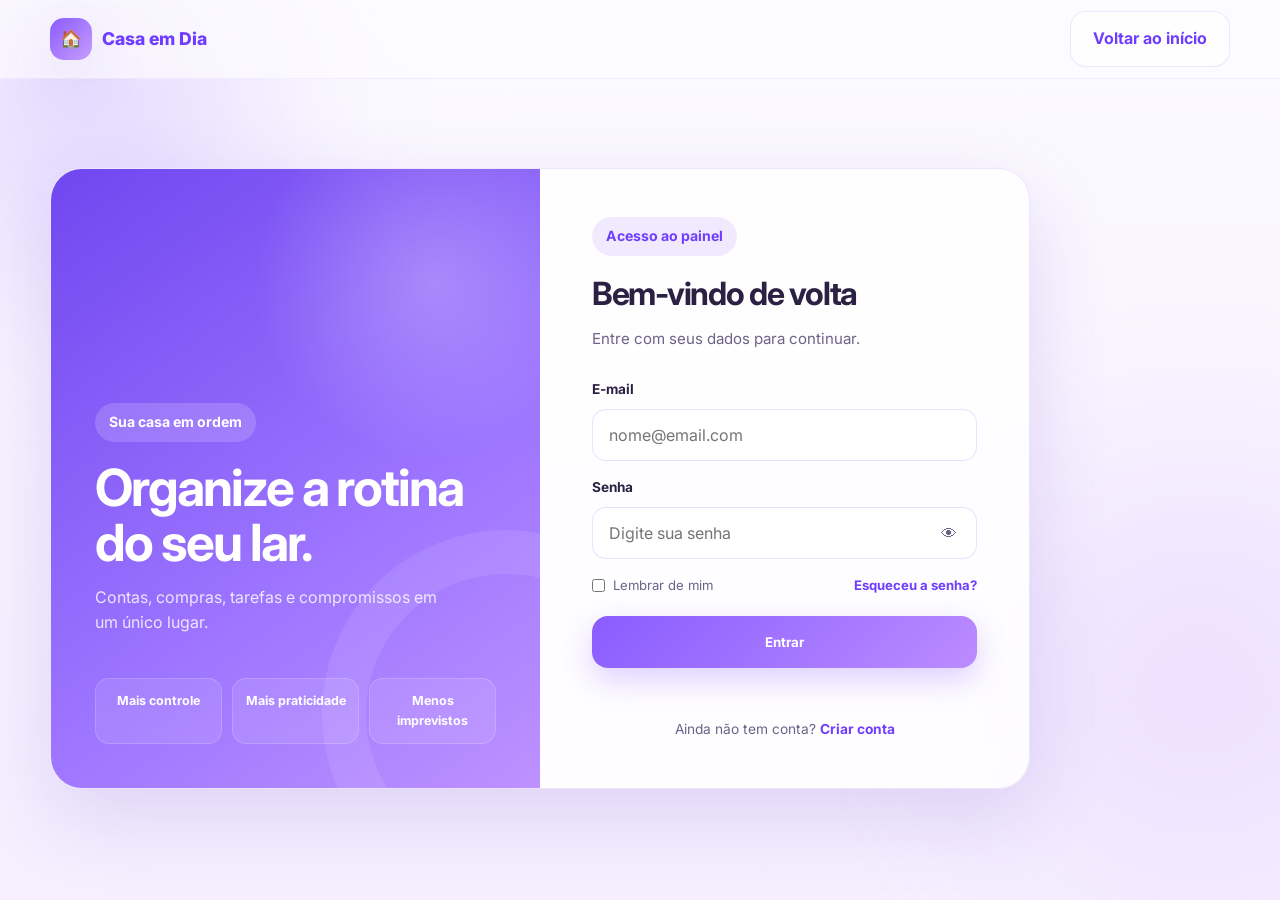
<file: login.html>
<!DOCTYPE html>
<html lang="pt-BR">
<head>
  <meta charset="UTF-8">
  <meta name="viewport" content="width=device-width, initial-scale=1.0">
  <meta name="theme-color" content="#7c5cff">
  <title>Casa em Dia | Entrar</title>
  <link rel="preconnect" href="https://fonts.googleapis.com">
  <link rel="preconnect" href="https://fonts.gstatic.com" crossorigin>
  <link href="https://fonts.googleapis.com/css2?family=Inter:wght@400;500;600;700;800&display=swap" rel="stylesheet">
  <link rel="stylesheet" href="css/style.css">
  <style>
    body.login-page {
      min-height: 100vh;
      display: grid;
      grid-template-rows: auto 1fr;
    }

    .login-page .header {
      background: rgba(252, 251, 255, 0.72);
    }

    .login-main {
      display: grid;
      place-items: center;
      padding: 42px 0 64px;
    }

    .login-shell {
      width: 100%;
      max-width: 980px;
      min-height: 620px;
      display: grid;
      grid-template-columns: 1fr 1fr;
      background: rgba(255, 255, 255, 0.86);
      border: 1px solid var(--border);
      border-radius: 32px;
      box-shadow: 0 28px 80px rgba(101, 59, 194, 0.16);
      overflow: hidden;
      backdrop-filter: blur(18px);
    }

    .login-brand {
      position: relative;
      display: flex;
      flex-direction: column;
      justify-content: space-between;
      padding: 44px;
      color: white;
      background:
        radial-gradient(circle at 78% 18%, rgba(255, 255, 255, 0.24), transparent 28%),
        linear-gradient(145deg, #7047ef 0%, #9b73ff 58%, #bd91ff 100%);
      overflow: hidden;
    }

    .login-brand::after {
      content: "";
      position: absolute;
      width: 280px;
      height: 280px;
      right: -150px;
      bottom: -110px;
      border-radius: 50%;
      border: 44px solid rgba(255, 255, 255, 0.09);
    }

    .login-brand-copy {
      position: relative;
      z-index: 1;
      margin-top: auto;
      margin-bottom: 42px;
    }

    .login-brand-copy h1 {
      max-width: 380px;
      margin: 0 0 14px;
      font-size: clamp(2rem, 4vw, 3.25rem);
      line-height: 1.08;
      letter-spacing: -0.04em;
    }

    .login-brand-copy p {
      max-width: 360px;
      color: rgba(255, 255, 255, 0.82);
    }

    .login-proof {
      position: relative;
      z-index: 1;
      display: grid;
      grid-template-columns: repeat(3, 1fr);
      gap: 10px;
    }

    .login-proof span {
      padding: 12px 10px;
      border: 1px solid rgba(255, 255, 255, 0.16);
      border-radius: 14px;
      background: rgba(255, 255, 255, 0.1);
      font-size: 0.78rem;
      font-weight: 700;
      text-align: center;
    }

    .login-form-wrap {
      display: flex;
      align-items: center;
      padding: 48px 52px;
    }

    .login-form {
      width: 100%;
    }

    .login-form .tag {
      margin-bottom: 12px;
    }

    .login-form h2 {
      margin: 0 0 8px;
      font-size: 2rem;
      letter-spacing: -0.04em;
    }

    .login-subtitle {
      margin: 0 0 28px;
      color: var(--text-soft);
      font-size: 0.94rem;
    }

    .login-field {
      display: grid;
      gap: 8px;
      margin-bottom: 16px;
    }

    .login-field label {
      font-size: 0.85rem;
      font-weight: 700;
    }

    .login-field input {
      width: 100%;
      height: 52px;
      padding: 0 16px;
      border: 1px solid rgba(138, 92, 255, 0.18);
      border-radius: 14px;
      background: white;
      color: var(--text);
      font: inherit;
      outline: none;
      transition: 0.2s;
    }

    .login-field input:focus {
      border-color: var(--primary);
      box-shadow: 0 0 0 4px rgba(138, 92, 255, 0.11);
    }

    .login-field input.invalid {
      border-color: #df4a67;
      box-shadow: 0 0 0 4px rgba(223, 74, 103, 0.08);
    }

    .password-wrap {
      position: relative;
    }

    .password-wrap input {
      padding-right: 48px;
    }

    .password-toggle {
      position: absolute;
      right: 8px;
      top: 6px;
      width: 40px;
      height: 40px;
      border: 0;
      border-radius: 10px;
      background: transparent;
      color: var(--text-soft);
      cursor: pointer;
      font-size: 1rem;
    }

    .login-options {
      display: flex;
      align-items: center;
      justify-content: space-between;
      gap: 12px;
      margin: 4px 0 20px;
      font-size: 0.82rem;
    }

    .remember {
      display: flex;
      align-items: center;
      gap: 8px;
      color: var(--text-soft);
      cursor: pointer;
    }

    .remember input {
      accent-color: var(--primary);
    }

    .login-options a,
    .signup-link a {
      color: var(--primary-dark);
      font-weight: 700;
    }

    .login-submit {
      width: 100%;
      height: 52px;
      border: 0;
    }

    .login-message {
      min-height: 20px;
      margin: 12px 0 0;
      font-size: 0.82rem;
      font-weight: 600;
      color: #c93654;
      text-align: center;
    }

    .login-message.success {
      color: #16845a;
    }

    .signup-link {
      margin: 18px 0 0;
      color: var(--text-soft);
      font-size: 0.86rem;
      text-align: center;
    }

    @media (max-width: 820px) {
      .login-main {
        align-items: start;
        padding: 24px 0 44px;
      }

      .login-shell {
        max-width: 520px;
        grid-template-columns: 1fr;
      }

      .login-brand {
        min-height: 230px;
        padding: 28px;
      }

      .login-brand-copy {
        margin: 30px 0 20px;
      }

      .login-brand-copy h1 {
        font-size: 2.1rem;
      }

      .login-proof {
        display: none;
      }

      .login-form-wrap {
        padding: 34px 28px 38px;
      }
    }

    @media (max-width: 420px) {
      .login-main {
        padding: 12px 0 32px;
      }

      .login-shell {
        border-radius: 24px;
      }

      .login-brand {
        min-height: 190px;
        padding: 22px;
      }

      .login-brand-copy h1 {
        font-size: 1.75rem;
      }

      .login-form-wrap {
        padding: 28px 20px 32px;
      }

      .login-options {
        align-items: flex-start;
      }
    }
  </style>
</head>
<body class="login-page">
  <div class="bg-blur blur-1"></div>
  <div class="bg-blur blur-2"></div>

  <header class="header">
    <div class="container nav">
      <a href="index.html" class="logo" aria-label="Ir para a página inicial">
        <span class="logo-icon">🏠</span>
        <span>Casa em Dia</span>
      </a>
      <a href="index.html" class="btn btn-secondary">Voltar ao início</a>
    </div>
  </header>

  <main class="login-main">
    <div class="container">
      <div class="login-shell">
        <section class="login-brand" aria-label="Apresentação da plataforma">
          <div class="login-brand-copy">
            <span class="tag" style="background:rgba(255,255,255,.16);color:white">Sua casa em ordem</span>
            <h1>Organize a rotina do seu lar.</h1>
            <p>Contas, compras, tarefas e compromissos em um único lugar.</p>
          </div>

          <div class="login-proof" aria-label="Principais benefícios">
            <span>Mais controle</span>
            <span>Mais praticidade</span>
            <span>Menos imprevistos</span>
          </div>
        </section>

        <section class="login-form-wrap" aria-label="Acesso à conta">
          <form class="login-form" id="loginForm" novalidate>
            <span class="tag">Acesso ao painel</span>
            <h2>Bem-vindo de volta</h2>
            <p class="login-subtitle">Entre com seus dados para continuar.</p>

            <div class="login-field">
              <label for="email">E-mail</label>
              <input id="email" name="email" type="email" autocomplete="email" placeholder="nome@email.com" required>
            </div>

            <div class="login-field">
              <label for="password">Senha</label>
              <div class="password-wrap">
                <input id="password" name="password" type="password" autocomplete="current-password" placeholder="Digite sua senha" minlength="6" required>
                <button class="password-toggle" id="passwordToggle" type="button" aria-label="Mostrar senha" aria-pressed="false">👁</button>
              </div>
            </div>

            <div class="login-options">
              <label class="remember">
                <input id="remember" type="checkbox">
                <span>Lembrar de mim</span>
              </label>
              <a href="faq.html">Esqueceu a senha?</a>
            </div>

            <button class="btn btn-primary login-submit" type="submit">Entrar</button>
            <p class="login-message" id="loginMessage" aria-live="polite"></p>
            <p class="signup-link">Ainda não tem conta? <a href="agendamento.html">Criar conta</a></p>
          </form>
        </section>
      </div>
    </div>
  </main>

  <script>
    (function () {
      const form = document.getElementById("loginForm");
      const email = document.getElementById("email");
      const password = document.getElementById("password");
      const remember = document.getElementById("remember");
      const toggle = document.getElementById("passwordToggle");
      const message = document.getElementById("loginMessage");

      const savedEmail = localStorage.getItem("ced.rememberEmail");
      if (savedEmail) {
        email.value = savedEmail;
        remember.checked = true;
      }

      toggle.addEventListener("click", function () {
        const showing = password.type === "text";
        password.type = showing ? "password" : "text";
        toggle.setAttribute("aria-pressed", String(!showing));
        toggle.setAttribute("aria-label", showing ? "Mostrar senha" : "Ocultar senha");
      });

      form.addEventListener("submit", function (event) {
        event.preventDefault();
        message.classList.remove("success");
        email.classList.remove("invalid");
        password.classList.remove("invalid");

        if (!email.value.trim() || !email.validity.valid) {
          email.classList.add("invalid");
          message.textContent = "Informe um e-mail válido.";
          email.focus();
          return;
        }

        if (password.value.length < 6) {
          password.classList.add("invalid");
          message.textContent = "A senha deve ter pelo menos 6 caracteres.";
          password.focus();
          return;
        }

        if (remember.checked) {
          localStorage.setItem("ced.rememberEmail", email.value.trim());
        } else {
          localStorage.removeItem("ced.rememberEmail");
        }

        message.classList.add("success");
        message.textContent = "Login realizado! Abrindo o painel...";
        window.setTimeout(function () {
          window.location.href = "dashboard.html";
        }, 700);
      });
    })();
  </script>
</body>
</html>
</file>
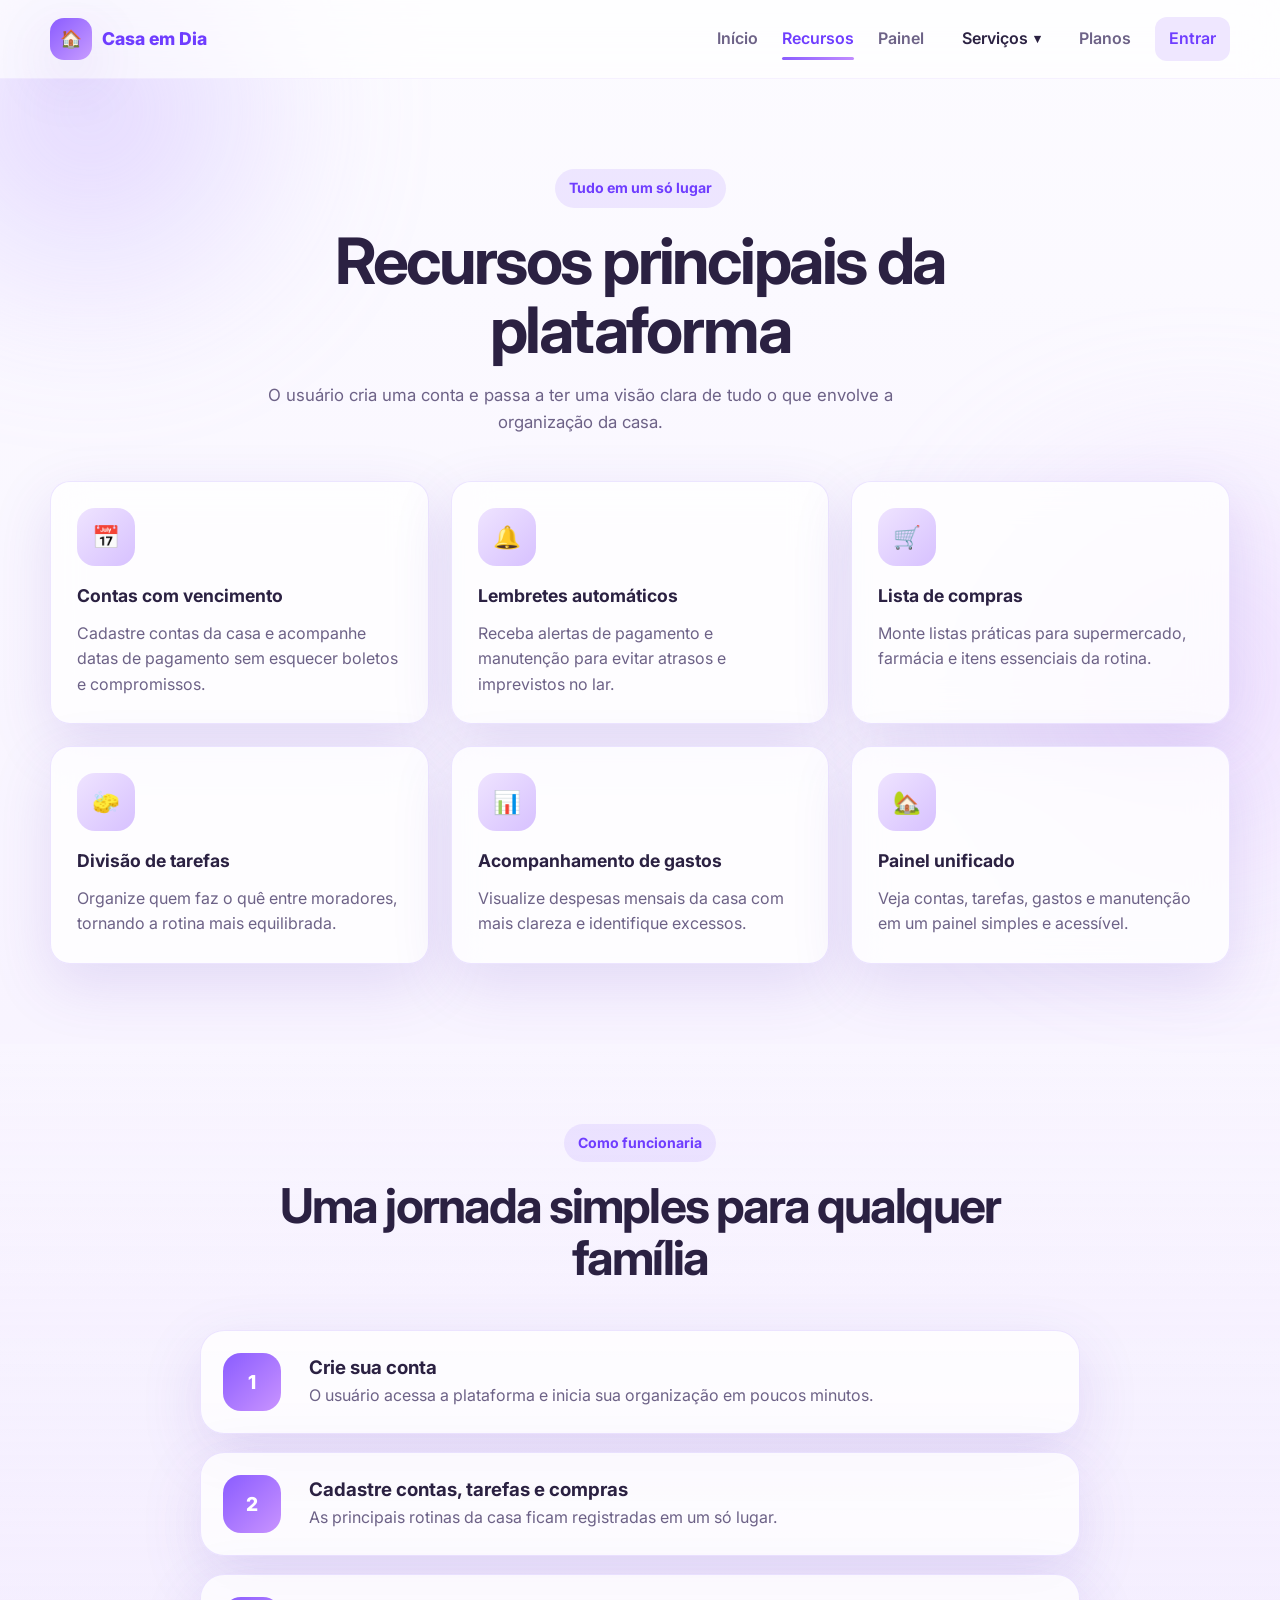
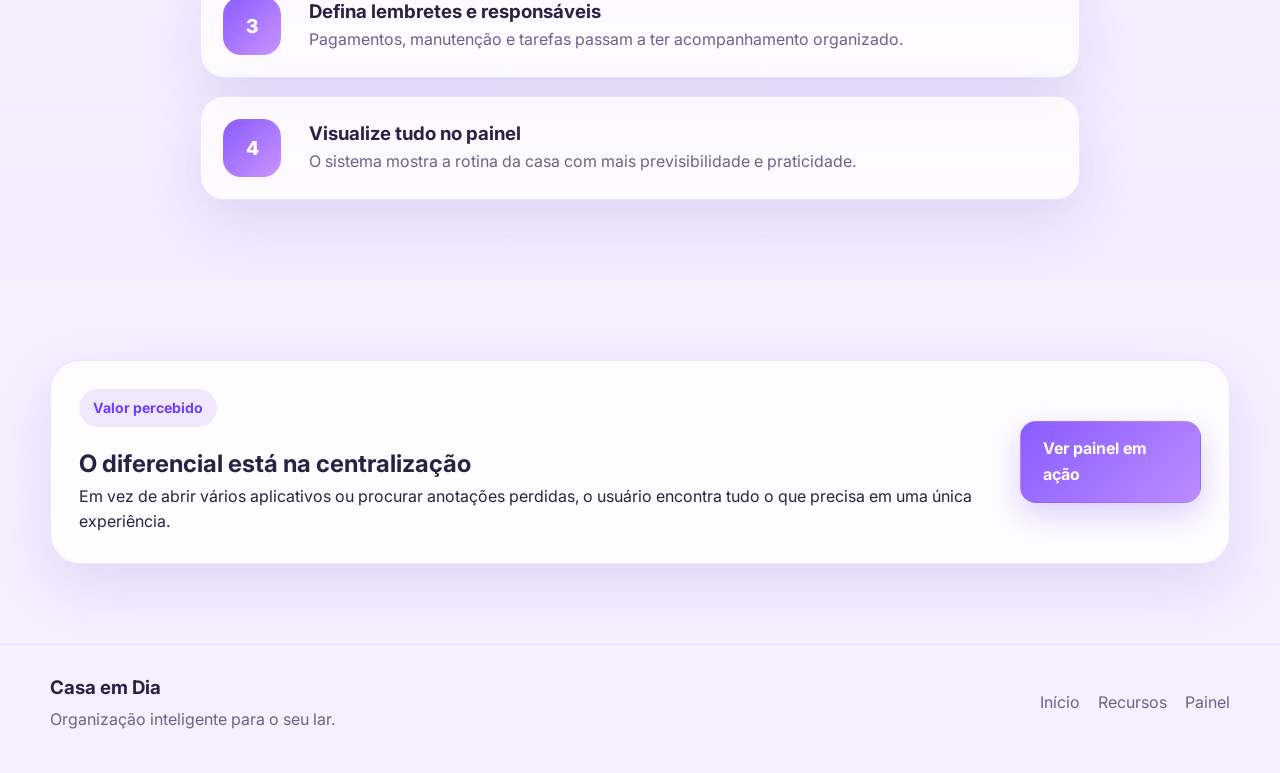
<file: recursos.html>
<!DOCTYPE html>
<html lang="pt-BR">
<head>
  <meta charset="UTF-8" />
  <meta name="viewport" content="width=device-width, initial-scale=1.0" />
  <title>Casa em Dia | Recursos</title>
  <link rel="preconnect" href="https://fonts.googleapis.com">
  <link rel="preconnect" href="https://fonts.gstatic.com" crossorigin>
  <link href="https://fonts.googleapis.com/css2?family=Inter:wght@400;500;600;700;800&display=swap" rel="stylesheet">
  <link rel="stylesheet" href="css/style.css" />
</head>
<body>
  <div class="bg-blur blur-1"></div>
  <div class="bg-blur blur-2"></div>

  <header class="header">
    <div class="container nav">
      <a href="index.html" class="logo">
        <span class="logo-icon">🏠</span>
        <span>Casa em Dia</span>
      </a>

      <nav class="menu" id="menu">
        <a href="index.html">Início</a>
        <a href="recursos.html" class="active">Recursos</a>
        <a href="dashboard.html">Painel</a>

        <div class="dropdown">
          <button class="drop-btn" id="dropToggle" aria-expanded="false">
            Serviços <span class="arrow">▾</span>
          </button>
          <div class="dropdown-content" id="dropMenu">
            <a href="index.html#planos" data-servico="agendamento">📅 Agendamento</a>
            <a href="index.html#planos" data-servico="documentos">📄 Documentos</a>
            <a href="index.html#planos" data-servico="atendimento">💬 Atendimento</a>
          </div>
        </div>

        <a href="index.html#planos">Planos</a>
        <a href="login.html" class="login-nav-link">Entrar</a>
      </nav>

      <button class="menu-toggle" id="menuToggle">☰</button>
    </div>
  </header>

  <main class="page-top">
    <section class="section">
      <div class="container">
        <div class="section-title">
          <span class="tag">Tudo em um só lugar</span>
          <h1>Recursos principais da plataforma</h1>
          <p>
            O usuário cria uma conta e passa a ter uma visão clara de tudo o que envolve a organização da casa.
          </p>
        </div>

        <div class="resource-grid">
          <article class="resource-card reveal">
            <div class="resource-icon">📅</div>
            <h3>Contas com vencimento</h3>
            <p>Cadastre contas da casa e acompanhe datas de pagamento sem esquecer boletos e compromissos.</p>
          </article>

          <article class="resource-card reveal">
            <div class="resource-icon">🔔</div>
            <h3>Lembretes automáticos</h3>
            <p>Receba alertas de pagamento e manutenção para evitar atrasos e imprevistos no lar.</p>
          </article>

          <article class="resource-card reveal">
            <div class="resource-icon">🛒</div>
            <h3>Lista de compras</h3>
            <p>Monte listas práticas para supermercado, farmácia e itens essenciais da rotina.</p>
          </article>

          <article class="resource-card reveal">
            <div class="resource-icon">🧽</div>
            <h3>Divisão de tarefas</h3>
            <p>Organize quem faz o quê entre moradores, tornando a rotina mais equilibrada.</p>
          </article>

          <article class="resource-card reveal">
            <div class="resource-icon">📊</div>
            <h3>Acompanhamento de gastos</h3>
            <p>Visualize despesas mensais da casa com mais clareza e identifique excessos.</p>
          </article>

          <article class="resource-card reveal">
            <div class="resource-icon">🏡</div>
            <h3>Painel unificado</h3>
            <p>Veja contas, tarefas, gastos e manutenção em um painel simples e acessível.</p>
          </article>
        </div>
      </div>
    </section>

    <section class="section alt-section">
      <div class="container">
        <div class="section-title">
          <span class="tag">Como funcionaria</span>
          <h2>Uma jornada simples para qualquer família</h2>
        </div>

        <div class="timeline">
          <div class="timeline-item reveal">
            <div class="timeline-number">1</div>
            <div class="timeline-content">
              <h3>Crie sua conta</h3>
              <p>O usuário acessa a plataforma e inicia sua organização em poucos minutos.</p>
            </div>
          </div>

          <div class="timeline-item reveal">
            <div class="timeline-number">2</div>
            <div class="timeline-content">
              <h3>Cadastre contas, tarefas e compras</h3>
              <p>As principais rotinas da casa ficam registradas em um só lugar.</p>
            </div>
          </div>

          <div class="timeline-item reveal">
            <div class="timeline-number">3</div>
            <div class="timeline-content">
              <h3>Defina lembretes e responsáveis</h3>
              <p>Pagamentos, manutenção e tarefas passam a ter acompanhamento organizado.</p>
            </div>
          </div>

          <div class="timeline-item reveal">
            <div class="timeline-number">4</div>
            <div class="timeline-content">
              <h3>Visualize tudo no painel</h3>
              <p>O sistema mostra a rotina da casa com mais previsibilidade e praticidade.</p>
            </div>
          </div>
        </div>
      </div>
    </section>

    <section class="section">
      <div class="container">
        <div class="highlight-banner reveal">
          <div>
            <span class="tag">Valor percebido</span>
            <h2>O diferencial está na centralização</h2>
            <p>
              Em vez de abrir vários aplicativos ou procurar anotações perdidas, o usuário encontra
              tudo o que precisa em uma única experiência.
            </p>
          </div>
          <a href="dashboard.html" class="btn btn-primary">Ver painel em ação</a>
        </div>
      </div>
    </section>
  </main>

  <footer class="footer">
    <div class="container footer-content">
      <div>
        <h3>Casa em Dia</h3>
        <p>Organização inteligente para o seu lar.</p>
      </div>

      <div class="footer-links">
        <a href="index.html">Início</a>
        <a href="recursos.html">Recursos</a>
        <a href="dashboard.html">Painel</a>
      </div>
    </div>
  </footer>

  <script src="js/script.js"></script>
</body>
</html>
</file>
<file: css/style.css>
:root {
  --bg: #f8f5ff;
  --bg-soft: #f2ebff;
  --surface: rgba(255, 255, 255, 0.78);
  --surface-strong: #ffffff;
  --border: rgba(141, 102, 255, 0.16);
  --text: #2b2142;
  --text-soft: #6d6287;
  --primary: #8a5cff;
  --primary-dark: #6f3dff;
  --primary-light: #b799ff;
  --secondary: #efe7ff;
  --success: #7b61ff;
  --shadow: 0 20px 60px rgba(101, 59, 194, 0.15);
  --radius-xl: 28px;
  --radius-lg: 20px;
  --radius-md: 16px;
  --radius-sm: 12px;
  --container: 1180px;
}

* {
  margin: 0;
  padding: 0;
  box-sizing: border-box;
}

html {
  scroll-behavior: smooth;
}

body {
  font-family: "Inter", sans-serif;
  background: linear-gradient(180deg, #fcfbff 0%, #f7f2ff 55%, #f5efff 100%);
  color: var(--text);
  line-height: 1.6;
  overflow-x: hidden;
  position: relative;
}

a {
  text-decoration: none;
  color: inherit;
}

button {
  font-family: inherit;
}

.container {
  width: min(100% - 32px, var(--container));
  margin: 0 auto;
}

.bg-blur {
  position: fixed;
  border-radius: 50%;
  filter: blur(100px);
  z-index: -1;
  opacity: 0.45;
}

.blur-1 {
  width: 300px;
  height: 300px;
  background: #bfa6ff;
  top: -40px;
  left: -60px;
}

.blur-2 {
  width: 360px;
  height: 360px;
  background: #e4c9ff;
  bottom: 40px;
  right: -100px;
}

.header {
  position: sticky;
  top: 0;
  z-index: 20;
  backdrop-filter: blur(18px);
  background: rgba(255, 255, 255, 0.65);
  border-bottom: 1px solid rgba(138, 92, 255, 0.08);
}

.nav {
  min-height: 78px;
  display: flex;
  align-items: center;
  justify-content: space-between;
  gap: 20px;
}

.logo {
  display: flex;
  align-items: center;
  gap: 10px;
  font-weight: 800;
  font-size: 1.1rem;
  color: var(--primary-dark);
}

.logo-icon {
  width: 42px;
  height: 42px;
  display: grid;
  place-items: center;
  border-radius: 14px;
  background: linear-gradient(135deg, var(--primary), #c89cff);
  color: white;
  box-shadow: var(--shadow);
}

.menu {
  display: flex;
  align-items: center;
  gap: 24px;
}

.menu a {
  font-weight: 600;
  color: var(--text-soft);
  transition: 0.3s;
  position: relative;
}

.menu a:hover,
.menu a.active {
  color: var(--primary-dark);
}

.menu a.login-nav-link {
  padding: 9px 14px;
  border-radius: 12px;
  background: var(--secondary);
  color: var(--primary-dark);
}

.menu a.login-nav-link::after {
  display: none;
}

.menu a.active::after,
.menu a:hover::after {
  content: "";
  position: absolute;
  left: 0;
  bottom: -8px;
  width: 100%;
  height: 3px;
  border-radius: 999px;
  background: linear-gradient(90deg, var(--primary), #c18cff);
}

.menu-toggle {
  display: none;
  border: none;
  background: var(--secondary);
  color: var(--primary-dark);
  width: 44px;
  height: 44px;
  border-radius: 14px;
  font-size: 1.3rem;
  cursor: pointer;
}

.hero {
  padding: 80px 0 60px;
}

.hero-grid {
  display: grid;
  grid-template-columns: 1.1fr 0.9fr;
  align-items: center;
  gap: 42px;
}

.tag {
  display: inline-flex;
  align-items: center;
  padding: 8px 14px;
  border-radius: 999px;
  background: rgba(138, 92, 255, 0.12);
  color: var(--primary-dark);
  font-weight: 700;
  font-size: 0.88rem;
  margin-bottom: 18px;
}

.hero h1,
.section-title h1,
.section-title h2,
.cta-box h2 {
  font-size: clamp(2.2rem, 5vw, 4.2rem);
  line-height: 1.08;
  letter-spacing: -0.04em;
  margin-bottom: 18px;
}

.section-title h2,
.cta-box h2 {
  font-size: clamp(1.8rem, 3.8vw, 3rem);
}

.gradient-text {
  background: linear-gradient(135deg, var(--primary-dark), #c46fff);
  -webkit-background-clip: text;
  -webkit-text-fill-color: transparent;
}

.hero p,
.section-title p,
.section-text,
.cta-box p {
  color: var(--text-soft);
  font-size: 1.05rem;
  max-width: 700px;
}

.hero-actions {
  display: flex;
  gap: 14px;
  margin-top: 28px;
  flex-wrap: wrap;
}

.btn {
  display: inline-flex;
  align-items: center;
  justify-content: center;
  padding: 14px 22px;
  border-radius: 16px;
  font-weight: 700;
  transition: 0.3s;
  border: 1px solid transparent;
  cursor: pointer;
}

.btn-primary {
  background: linear-gradient(135deg, var(--primary), #bb8cff);
  color: white;
  box-shadow: 0 12px 30px rgba(138, 92, 255, 0.28);
}

.btn-primary:hover {
  transform: translateY(-2px);
  filter: brightness(1.03);
}

.btn-secondary {
  background: rgba(255, 255, 255, 0.7);
  color: var(--primary-dark);
  border-color: rgba(138, 92, 255, 0.15);
}

.btn-secondary:hover,
.btn-light:hover {
  transform: translateY(-2px);
}

.btn-light {
  background: white;
  color: var(--primary-dark);
  box-shadow: var(--shadow);
}

.hero-stats {
  display: grid;
  grid-template-columns: repeat(3, 1fr);
  gap: 14px;
  margin-top: 34px;
}

.stat-card,
.feature-card,
.resource-card,
.dashboard-card,
.pricing-card,
.differential-card,
.highlight-banner,
.cta-box,
.phone-card {
  background: var(--surface);
  border: 1px solid var(--border);
  box-shadow: var(--shadow);
  backdrop-filter: blur(18px);
}

.stat-card {
  padding: 18px;
  border-radius: var(--radius-md);
}

.stat-card strong {
  display: block;
  font-size: 1rem;
  margin-bottom: 6px;
}

.stat-card span {
  color: var(--text-soft);
  font-size: 0.92rem;
}

.hero-visual {
  position: relative;
  min-height: 540px;
  display: flex;
  align-items: center;
  justify-content: center;
}

.phone-card {
  width: 340px;
  border-radius: 34px;
  padding: 18px;
  transform: rotate(-3deg);
}

.float-card {
  animation: float 4s ease-in-out infinite;
}

.phone-top {
  display: flex;
  gap: 6px;
  margin-bottom: 18px;
}

.phone-top span {
  width: 10px;
  height: 10px;
  border-radius: 50%;
  background: #d8c9ff;
}

.phone-content {
  display: grid;
  gap: 14px;
}

.mini-box {
  padding: 16px;
  border-radius: 18px;
  background: white;
  border: 1px solid rgba(138, 92, 255, 0.08);
}

.mini-box p {
  color: var(--text-soft);
  font-size: 0.88rem;
  margin-bottom: 6px;
}

.mini-box strong {
  font-size: 1.15rem;
}

.mini-box.highlight {
  background: linear-gradient(135deg, #efe4ff, #f8f2ff);
}

.mini-chart {
  display: flex;
  align-items: end;
  gap: 12px;
  height: 150px;
  padding: 18px;
  border-radius: 20px;
  background: white;
}

.mini-chart .bar {
  flex: 1;
  border-radius: 12px 12px 6px 6px;
  background: linear-gradient(180deg, #c89cff, #7c55ff);
}

.floating-badge {
  position: absolute;
  padding: 10px 14px;
  border-radius: 999px;
  background: white;
  color: var(--primary-dark);
  font-weight: 700;
  box-shadow: var(--shadow);
  border: 1px solid rgba(138, 92, 255, 0.1);
}

.badge-1 {
  top: 70px;
  left: 0;
}

.badge-2 {
  bottom: 120px;
  right: 0;
}

.badge-3 {
  bottom: 40px;
  left: 30px;
}

.section {
  padding: 80px 0;
}

.alt-section {
  background: linear-gradient(180deg, rgba(255,255,255,0.2), rgba(239,231,255,0.45));
}

.section-title {
  text-align: center;
  max-width: 820px;
  margin: 0 auto 46px;
}

.grid-4 {
  display: grid;
  grid-template-columns: repeat(4, 1fr);
  gap: 20px;
}

.feature-card,
.resource-card {
  padding: 26px;
  border-radius: var(--radius-lg);
  transition: 0.3s;
}

.feature-card:hover,
.resource-card:hover,
.dashboard-card:hover {
  transform: translateY(-6px);
}

.icon-circle,
.resource-icon {
  width: 58px;
  height: 58px;
  border-radius: 18px;
  display: grid;
  place-items: center;
  margin-bottom: 16px;
  font-size: 1.4rem;
  background: linear-gradient(135deg, #efe4ff, #d7c1ff);
}

.feature-card h3,
.resource-card h3,
.dashboard-card h3,
.pricing-card h3 {
  margin-bottom: 10px;
  font-size: 1.1rem;
}

.feature-card p,
.resource-card p,
.differential-item p,
.pricing-card p,
.timeline-content p {
  color: var(--text-soft);
}

.two-col {
  display: grid;
  grid-template-columns: 1fr 1fr;
  gap: 34px;
  align-items: center;
}

.check-list {
  list-style: none;
  margin-top: 24px;
  display: grid;
  gap: 12px;
}

.check-list li {
  padding: 14px 16px;
  border-radius: 14px;
  background: rgba(255,255,255,0.65);
  border: 1px solid var(--border);
  font-weight: 600;
}

.check-list li::before {
  content: "✓";
  margin-right: 10px;
  color: var(--primary-dark);
  font-weight: 800;
}

.differential-card {
  padding: 24px;
  border-radius: var(--radius-xl);
  display: grid;
  gap: 18px;
}

.differential-item {
  display: flex;
  align-items: flex-start;
  gap: 14px;
  padding: 16px;
  border-radius: 18px;
  background: rgba(255,255,255,0.72);
}

.differential-item span {
  font-size: 1.5rem;
}

.pricing-card {
  border-radius: var(--radius-xl);
  padding: 32px;
  display: flex;
  justify-content: space-between;
  align-items: center;
  gap: 24px;
}

.small-label {
  display: inline-block;
  margin-bottom: 12px;
  color: var(--primary-dark);
  font-weight: 700;
}

.price {
  display: flex;
  align-items: end;
  gap: 6px;
  margin-bottom: 14px;
}

.price span,
.price small {
  color: var(--text-soft);
}

.price strong {
  font-size: 3rem;
  line-height: 1;
}

.cta-section {
  padding-top: 10px;
  padding-bottom: 90px;
}

.cta-box {
  border-radius: 32px;
  padding: 34px;
  background: linear-gradient(135deg, rgba(138, 92, 255, 0.95), rgba(196, 111, 255, 0.95));
  color: white;
  display: flex;
  justify-content: space-between;
  align-items: center;
  gap: 24px;
}

.cta-box .tag {
  background: rgba(255,255,255,0.16);
  color: white;
}

.cta-box p {
  color: rgba(255,255,255,0.86);
}

.footer {
  padding: 28px 0 40px;
  border-top: 1px solid rgba(138, 92, 255, 0.1);
}

.footer-content {
  display: flex;
  justify-content: space-between;
  gap: 20px;
  align-items: center;
}

.footer h3 {
  margin-bottom: 4px;
}

.footer p,
.footer-links a {
  color: var(--text-soft);
}

.footer-links {
  display: flex;
  gap: 18px;
  flex-wrap: wrap;
}

.page-top {
  padding-top: 10px;
}

.resource-grid {
  display: grid;
  grid-template-columns: repeat(3, 1fr);
  gap: 22px;
}

.timeline {
  display: grid;
  gap: 18px;
  max-width: 880px;
  margin: 0 auto;
}

.timeline-item {
  display: grid;
  grid-template-columns: 68px 1fr;
  gap: 18px;
  align-items: start;
  padding: 22px;
  border-radius: 24px;
  background: rgba(255,255,255,0.75);
  border: 1px solid var(--border);
  box-shadow: var(--shadow);
}

.timeline-number {
  width: 58px;
  height: 58px;
  border-radius: 18px;
  display: grid;
  place-items: center;
  font-weight: 800;
  color: white;
  background: linear-gradient(135deg, var(--primary), #c993ff);
  font-size: 1.2rem;
}

.highlight-banner {
  border-radius: 30px;
  padding: 28px;
  display: flex;
  justify-content: space-between;
  align-items: center;
  gap: 24px;
}

.dashboard-header {
  display: flex;
  justify-content: space-between;
  align-items: end;
  gap: 20px;
  margin-bottom: 30px;
  flex-wrap: wrap;
}

.dashboard-grid {
  display: grid;
  grid-template-columns: repeat(3, 1fr);
  gap: 22px;
}

.dashboard-card {
  border-radius: 24px;
  padding: 22px;
}

.card-large {
  grid-column: span 2;
}

.card-head {
  display: flex;
  justify-content: space-between;
  align-items: center;
  gap: 12px;
  margin-bottom: 18px;
}

.badge-soft {
  font-size: 0.82rem;
  font-weight: 700;
  color: var(--primary-dark);
  background: rgba(138, 92, 255, 0.12);
  padding: 8px 10px;
  border-radius: 999px;
}

.kpi-grid {
  display: grid;
  grid-template-columns: repeat(4, 1fr);
  gap: 14px;
}

.kpi-box {
  background: white;
  border: 1px solid rgba(138, 92, 255, 0.08);
  border-radius: 18px;
  padding: 18px;
}

.kpi-box span {
  display: block;
  color: var(--text-soft);
  font-size: 0.92rem;
  margin-bottom: 8px;
}

.kpi-box strong {
  font-size: 1.5rem;
}

.list-clean,
.check-items {
  list-style: none;
  display: grid;
  gap: 12px;
}

.list-clean li,
.check-items li {
  display: flex;
  justify-content: space-between;
  gap: 10px;
  padding: 14px 0;
  border-bottom: 1px solid rgba(138, 92, 255, 0.1);
}

.check-items li {
  justify-content: flex-start;
  align-items: center;
  gap: 10px;
}

.check-items input {
  accent-color: var(--primary-dark);
}

.task-people {
  display: grid;
  gap: 14px;
}

.person-task {
  display: flex;
  gap: 12px;
  align-items: center;
  padding: 14px;
  border-radius: 18px;
  background: rgba(255,255,255,0.72);
}

.avatar {
  width: 44px;
  height: 44px;
  border-radius: 14px;
  display: grid;
  place-items: center;
  color: white;
  font-weight: 800;
}

.lilac-1 {
  background: linear-gradient(135deg, #8a5cff, #b78cff);
}

.lilac-2 {
  background: linear-gradient(135deg, #9d6eff, #cf9fff);
}

.lilac-3 {
  background: linear-gradient(135deg, #6f3dff, #a26eff);
}

.person-task p {
  color: var(--text-soft);
  font-size: 0.92rem;
}

.chart-box {
  display: grid;
  gap: 16px;
}

.chart-bar-wrap {
  display: grid;
  gap: 8px;
}

.chart-label {
  font-weight: 600;
}

.chart-track {
  width: 100%;
  height: 14px;
  border-radius: 999px;
  background: #ede4ff;
  overflow: hidden;
}

.chart-bar {
  height: 100%;
  border-radius: 999px;
  background: linear-gradient(90deg, var(--primary-dark), #ca98ff);
}

.reveal {
  opacity: 0;
  transform: translateY(30px);
  transition: 0.7s ease;
}

.reveal.show {
  opacity: 1;
  transform: translateY(0);
}

@keyframes float {
  0%, 100% {
    transform: translateY(0) rotate(-3deg);
  }
  50% {
    transform: translateY(-10px) rotate(-3deg);
  }
}

@media (max-width: 1100px) {
  .hero-grid,
  .two-col,
  .dashboard-grid,
  .resource-grid,
  .grid-4,
  .hero-stats,
  .kpi-grid {
    grid-template-columns: 1fr 1fr;
  }

  .card-large {
    grid-column: span 2;
  }
}

@media (max-width: 820px) {
  .menu {
    position: absolute;
    top: 78px;
    right: 16px;
    background: rgba(255,255,255,0.95);
    border: 1px solid var(--border);
    border-radius: 18px;
    padding: 18px;
    flex-direction: column;
    align-items: flex-start;
    min-width: 180px;
    display: none;
    box-shadow: var(--shadow);
  }

  .menu.show {
    display: flex;
  }

  .menu-toggle {
    display: block;
  }

  .hero-grid,
  .two-col,
  .resource-grid,
  .grid-4,
  .dashboard-grid,
  .hero-stats,
  .kpi-grid,
  .footer-content,
  .highlight-banner,
  .pricing-card,
  .cta-box {
    grid-template-columns: 1fr;
    flex-direction: column;
  }

  .card-large {
    grid-column: span 1;
  }

  .hero {
    padding-top: 50px;
  }

  .hero-visual {
    min-height: auto;
  }

  .phone-card {
    width: 100%;
    max-width: 360px;
  }

  .floating-badge {
    position: static;
    display: inline-flex;
    margin-top: 12px;
    margin-right: 8px;
  }

  .dashboard-header {
    align-items: flex-start;
  }
}

/* ===== Consulta de Serviço ===== */
.consulta-servico {
  background: var(--surface);
  border: 1px solid var(--border);
  box-shadow: var(--shadow);
  backdrop-filter: blur(18px);
  border-radius: var(--radius-xl);
  padding: 40px;
  max-width: 640px;
  margin: 0 auto;
  display: grid;
  gap: 16px;
}

.consulta-servico h2 {
  font-size: 1.6rem;
  letter-spacing: -0.02em;
  margin-bottom: 4px;
}

.consulta-servico label {
  font-weight: 600;
  color: var(--text-soft);
  font-size: 0.95rem;
}

.consulta-servico select {
  font-family: inherit;
  font-size: 1rem;
  font-weight: 600;
  color: var(--text);
  padding: 14px 16px;
  border-radius: var(--radius-sm);
  border: 1px solid rgba(138, 92, 255, 0.15);
  background: white;
  cursor: pointer;
  outline: none;
  transition: 0.3s;
}

.consulta-servico select:hover,
.consulta-servico select:focus {
  border-color: var(--primary);
  box-shadow: 0 0 0 4px rgba(138, 92, 255, 0.12);
}

.consulta-servico button {
  padding: 14px 22px;
  border: none;
  border-radius: 16px;
  font-weight: 700;
  font-size: 1rem;
  cursor: pointer;
  background: linear-gradient(135deg, var(--primary), #bb8cff);
  color: white;
  box-shadow: 0 12px 30px rgba(138, 92, 255, 0.28);
  transition: 0.3s;
}

.consulta-servico button:hover {
  transform: translateY(-2px);
  filter: brightness(1.03);
}

.consulta-servico #resultado {
  min-height: 24px;
  padding: 14px 16px;
  border-radius: var(--radius-sm);
  background: linear-gradient(135deg, #efe4ff, #f8f2ff);
  border: 1px solid rgba(138, 92, 255, 0.08);
  color: var(--primary-dark);
  font-weight: 600;
  font-size: 0.98rem;
}

.consulta-servico #resultado:empty {
  display: none;
}

@media (max-width: 820px) {
  .consulta-servico {
    padding: 26px;
  }
}

/* Menu suspenso de serviços */
.dropdown {
  position: relative;
}

.drop-btn {
  background: none;
  border: none;
  color: inherit;
  font: inherit;
  font-weight: 600;
  cursor: pointer;
  padding: 8px 14px;
  display: flex;
  align-items: center;
  gap: 6px;
}

.drop-btn .arrow {
  transition: transform 0.25s ease;
  font-size: 0.8em;
}

.dropdown.open .arrow {
  transform: rotate(180deg);
}

.dropdown-content {
  position: absolute;
  top: calc(100% + 8px);
  left: 0;
  min-width: 200px;
  background: #fff;
  border-radius: 12px;
  box-shadow: 0 10px 30px rgba(0, 0, 0, 0.12);
  padding: 8px;
  opacity: 0;
  visibility: hidden;
  transform: translateY(-8px);
  transition: all 0.25s ease;
  z-index: 100;
}

.dropdown.open .dropdown-content {
  opacity: 1;
  visibility: visible;
  transform: translateY(0);
}

.dropdown-content a {
  display: flex;
  align-items: center;
  gap: 8px;
  padding: 10px 14px;
  border-radius: 8px;
  color: #333;
  text-decoration: none;
  font-weight: 500;
  transition: background 0.2s ease;
}

.dropdown-content a:hover {
  background: #f2f4f8;
}

/* Ajuste para o menu mobile */
@media (max-width: 768px) {
  .dropdown-content {
    position: static;
    box-shadow: none;
    opacity: 1;
    visibility: hidden;
    max-height: 0;
    overflow: hidden;
    transform: none;
    padding: 0;
    transition: max-height 0.3s ease;
  }

  .dropdown.open .dropdown-content {
    visibility: visible;
    max-height: 300px;
    padding: 8px;
  }
}
</file>
<file: css/paginas.css>
/* =========================================================
   Casa em Dia — telas internas
   Carregar DEPOIS de css/style.css
   Todos os seletores usam prefixo cd- para não conflitar
   ========================================================= */

:root{
  --cd-brand:#7c5cff;
  --cd-brand2:#3b82f6;
  --cd-grad:linear-gradient(135deg,#7c5cff,#3b82f6);
  --cd-ink:#14161f;
  --cd-muted:#6b7280;
  --cd-line:#e6e8f0;
  --cd-soft:#f3f4f9;
  --cd-danger:#e5484d;
  --cd-ok:#12a150;
  --cd-warn:#b26a00;
  --cd-shadow:0 1px 2px rgba(16,24,40,.04),0 14px 34px -28px rgba(16,24,40,.4);
}

/* ---------- abas ---------- */
.cd-tabs{
  display:flex;gap:6px;flex-wrap:wrap;padding:6px;
  background:#fff;border:1px solid var(--cd-line);border-radius:16px;
  width:fit-content;max-width:100%;margin:0 0 22px;
  box-shadow:0 1px 2px rgba(16,24,40,.04);
}
.cd-tab{
  padding:10px 18px;border-radius:11px;font-size:.9rem;font-weight:600;
  text-decoration:none;color:var(--cd-muted);transition:.18s;white-space:nowrap;
}
.cd-tab:hover{color:var(--cd-ink);background:var(--cd-soft)}
.cd-tab.active{
  background:var(--cd-grad);color:#fff;
  box-shadow:0 8px 18px -8px rgba(99,91,255,.65);
}

/* ---------- cards ---------- */
.cd-card{
  background:#fff;border:1px solid var(--cd-line);border-radius:20px;
  box-shadow:var(--cd-shadow);
}
.cd-pad{padding:22px}
.cd-card-title{margin:0 0 4px;font-size:1.02rem;font-weight:700;letter-spacing:-.015em;color:var(--cd-ink)}
.cd-card-sub{margin:0 0 16px;font-size:.845rem;color:var(--cd-muted)}
.cd-card-head{display:flex;align-items:flex-start;gap:12px;margin-bottom:14px}
.cd-ico{
  width:40px;height:40px;border-radius:13px;display:grid;place-items:center;
  font-size:18px;background:var(--cd-soft);border:1px solid var(--cd-line);flex:0 0 auto;
}

/* ---------- grides ---------- */
.cd-split{display:grid;grid-template-columns:1fr;gap:18px}
.cd-grid2{display:grid;grid-template-columns:1fr;gap:16px}
@media(min-width:920px){
  .cd-split{grid-template-columns:1.15fr .85fr;align-items:start}
}
@media(min-width:860px){
  .cd-grid2{grid-template-columns:1fr 1fr}
}

/* ---------- mini cards ---------- */
.cd-mini-grid{display:grid;grid-template-columns:repeat(2,1fr);gap:12px;margin-bottom:18px}
@media(min-width:820px){.cd-mini-grid{grid-template-columns:repeat(4,1fr)}}
.cd-mini-grid-2{grid-template-columns:repeat(2,1fr)}
.cd-mini{
  background:#fff;border:1px solid var(--cd-line);border-radius:16px;padding:14px 16px;
}
.cd-mini-k{
  font-size:.72rem;font-weight:600;letter-spacing:.05em;text-transform:uppercase;
  color:#7a8095;display:flex;align-items:center;gap:7px;
}
.cd-mini-v{font-size:1.32rem;font-weight:800;letter-spacing:-.03em;margin-top:6px;line-height:1.1;color:var(--cd-ink)}
.cd-mini-d{font-size:.76rem;color:var(--cd-muted);margin-top:2px}

/* ---------- formulário ---------- */
.cd-field{display:flex;flex-direction:column;gap:6px;margin-bottom:14px}
.cd-field:last-of-type{margin-bottom:0}
.cd-field label{font-size:.79rem;font-weight:600;color:#3f4657}
.cd-req{color:var(--cd-danger)}
.cd-field input,
.cd-field select,
.cd-field textarea{
  font:inherit;font-size:.9rem;padding:11px 13px;border:1px solid #dfe2ec;
  border-radius:12px;background:#fbfbfe;color:var(--cd-ink);width:100%;transition:.16s;
}
.cd-field input:focus,
.cd-field select:focus,
.cd-field textarea:focus{
  outline:none;border-color:#9b8cff;background:#fff;
  box-shadow:0 0 0 4px rgba(124,92,255,.13);
}
.cd-field input.bad,
.cd-field select.bad{
  border-color:var(--cd-danger);background:#fff6f6;
}
.cd-row{display:grid;grid-template-columns:1fr 1fr;gap:12px}
@media(max-width:540px){.cd-row{grid-template-columns:1fr}}
.cd-err{font-size:.755rem;font-weight:500;color:var(--cd-danger)}
.cd-block{width:100%;margin-top:6px}

/* ---------- barras e contadores ---------- */
.cd-prog{height:6px;border-radius:99px;background:var(--cd-soft);overflow:hidden;margin-bottom:7px}
.cd-prog span{display:block;height:100%;width:0;border-radius:99px;background:var(--cd-grad);transition:width .35s ease}
.cd-count{font-size:.755rem;color:var(--cd-muted);font-weight:500;margin-bottom:14px}

/* ---------- linha de adição ---------- */
.cd-add{display:flex;gap:8px;margin-bottom:12px;flex-wrap:wrap}
.cd-add input,
.cd-add select{flex:1 1 120px;min-width:0;font:inherit;font-size:.875rem;padding:10px 12px;border:1px solid #dfe2ec;border-radius:11px;background:#fbfbfe;color:var(--cd-ink)}
.cd-add input:focus,
.cd-add select:focus{outline:none;border-color:#9b8cff;background:#fff;box-shadow:0 0 0 3px rgba(124,92,255,.13)}
.cd-qty{flex:0 0 66px!important;text-align:center}
.cd-amount{flex:0 0 84px!important}
.cd-date{flex:0 0 132px!important}
.cd-time{flex:0 0 96px!important}
.cd-day-select{flex:0 0 122px!important}
.cd-btn-sm{padding:10px 15px!important;font-size:.83rem!important;border-radius:11px!important}

/* ---------- itens ---------- */
.cd-items{
  list-style:none;margin:0;padding:0;display:flex;flex-direction:column;gap:2px;
  max-height:290px;overflow-y:auto;
}
.cd-items:empty{display:none}
.cd-item{
  display:flex;align-items:center;gap:10px;padding:9px 8px;border-radius:11px;
  transition:background .16s;animation:cdFade .22s ease;
}
.cd-item:hover{background:#fafbff}
.cd-item.done .cd-item-title{text-decoration:line-through;color:#a2a7b8}
.cd-item-main{flex:1;min-width:0}
.cd-item-title{display:block;font-size:.875rem;font-weight:500;color:var(--cd-ink)}
.cd-item-meta{display:block;font-size:.755rem;color:var(--cd-muted)}
.cd-del{
  border:0;background:transparent;color:#b9bfd0;cursor:pointer;font-size:.9rem;
  width:26px;height:26px;border-radius:8px;flex:0 0 auto;transition:.15s;
}
.cd-del:hover{background:#ffeaea;color:var(--cd-danger)}

/* checkbox */
.cd-chk{position:relative;display:inline-flex;flex:0 0 auto;cursor:pointer}
.cd-chk input{position:absolute;opacity:0;width:0;height:0}
.cd-chk span{
  width:19px;height:19px;border:1.8px solid #ccd1e0;border-radius:6px;background:#fff;
  display:grid;place-items:center;transition:.16s;
}
.cd-chk input:checked + span{background:var(--cd-grad);border-color:transparent}
.cd-chk input:checked + span::after{
  content:"";width:8px;height:4px;border-left:2px solid #fff;border-bottom:2px solid #fff;
  transform:rotate(-45deg) translateY(-1px);
}
.cd-chk input:focus-visible + span{outline:2px solid var(--cd-brand);outline-offset:2px}

/* etiquetas */
.cd-pill{
  font-size:.675rem;font-weight:700;letter-spacing:.05em;text-transform:uppercase;
  padding:3px 9px;border-radius:999px;background:var(--cd-soft);color:#6b7280;flex:0 0 auto;
}
.cd-pill.ok{background:#e8f7ee;color:#0f7a3d}
.cd-pill.late{background:#ffeaea;color:#c62828}
.cd-pill.today{background:#fff3dc;color:var(--cd-warn)}

.cd-empty{color:#9ba1b3;font-size:.83rem;padding:14px 6px;text-align:center}
.cd-foot{display:flex;justify-content:flex-end;margin-top:10px}
.cd-link{
  background:none;border:0;padding:2px 0;font:inherit;font-size:.79rem;font-weight:600;
  color:var(--cd-muted);cursor:pointer;border-radius:6px;
}
.cd-link:hover{color:var(--cd-danger)}
.cd-day-label{
  font-size:.7rem;font-weight:700;letter-spacing:.08em;text-transform:uppercase;
  color:#8d93a6;padding:8px 8px 4px;
}

/* ---------- agendamentos ---------- */
.cd-ag{
  border:1px solid var(--cd-line);border-radius:14px;padding:13px 15px;
  margin-bottom:10px;background:#fcfcff;animation:cdFade .25s ease;
}
.cd-ag-top{display:flex;align-items:center;gap:8px;margin-bottom:6px;flex-wrap:wrap}
.cd-ag-when{font-size:.86rem;font-weight:700;letter-spacing:-.01em;color:var(--cd-ink)}
.cd-ag-who{font-size:.775rem;color:var(--cd-muted)}
.cd-ag-foot{display:flex;align-items:center;justify-content:space-between;margin-top:9px;gap:10px}
.cd-proto{font-size:.71rem;font-weight:700;color:#8d93a6;letter-spacing:.06em}
.cd-confirm{display:flex;align-items:center;gap:8px;font-size:.775rem;font-weight:600;color:var(--cd-danger)}
.cd-confirm .cd-link{color:#8d93a6}
.cd-confirm .cd-link:hover{color:var(--cd-ink)}

/* ---------- FAQ ---------- */
.cd-search{position:relative;margin-bottom:16px}
.cd-search input{
  width:100%;font:inherit;font-size:.92rem;padding:13px 14px 13px 42px;
  border:1px solid #dfe2ec;border-radius:14px;background:#fff;color:var(--cd-ink);
}
.cd-search input:focus{outline:none;border-color:#9b8cff;box-shadow:0 0 0 4px rgba(124,92,255,.13)}
.cd-search-ico{position:absolute;left:15px;top:50%;transform:translateY(-50%);color:#a2a7b8;font-size:.95rem}

.cd-faq{border:1px solid var(--cd-line);border-radius:14px;margin-bottom:9px;background:#fff;overflow:hidden;transition:.18s}
.cd-faq:hover{border-color:#d5d9e6}
.cd-faq.open{border-color:#cfc6ff;box-shadow:0 10px 26px -22px rgba(99,91,255,.8)}
.cd-faq-q{
  width:100%;display:flex;align-items:center;gap:12px;text-align:left;
  padding:15px 17px;background:none;border:0;font:inherit;font-weight:600;
  font-size:.9rem;color:var(--cd-ink);cursor:pointer;
}
.cd-faq-plus{
  margin-left:auto;flex:0 0 auto;width:22px;height:22px;border-radius:7px;
  background:var(--cd-soft);display:grid;place-items:center;font-size:.8rem;
  font-weight:700;color:#6b7280;transition:.22s;
}
.cd-faq.open .cd-faq-plus{transform:rotate(45deg);background:var(--cd-grad);color:#fff}
.cd-faq-a{max-height:0;overflow:hidden;transition:max-height .28s ease}
.cd-faq-a p{margin:0;padding:0 17px 16px;color:var(--cd-muted);font-size:.865rem;line-height:1.65}

.cd-contact{
  margin-top:22px;border-radius:20px;padding:28px;text-align:center;
  background:linear-gradient(135deg,#f4f1ff,#eef4ff);border:1px solid #e3dcff;
}
.cd-contact h3{margin:0 0 6px;font-size:1.05rem;letter-spacing:-.015em;color:var(--cd-ink)}
.cd-contact p{margin:0 auto 16px;color:#5b5f75;font-size:.87rem;max-width:44ch}

/* ---------- toast ---------- */
#cd-toast{
  position:fixed;left:50%;bottom:26px;transform:translate(-50%,140%);
  background:#14161f;color:#fff;padding:14px 20px;border-radius:14px;z-index:9999;
  font-size:.855rem;font-weight:500;max-width:min(440px,92vw);
  box-shadow:0 20px 50px -18px rgba(16,24,40,.7);
  transition:transform .32s cubic-bezier(.2,.8,.2,1);
  display:flex;gap:10px;align-items:flex-start;
}
#cd-toast.show{transform:translate(-50%,0)}
#cd-toast strong{display:block;font-weight:700;margin-bottom:2px}
#cd-toast .cd-tt{opacity:.75;font-weight:400;font-size:.8rem}

/* ---------- animação ---------- */
@keyframes cdFade{from{opacity:0;transform:translateY(6px)}to{opacity:1;transform:none}}
@media(prefers-reduced-motion:reduce){*{animation:none!important;transition:none!important}}
</file>
